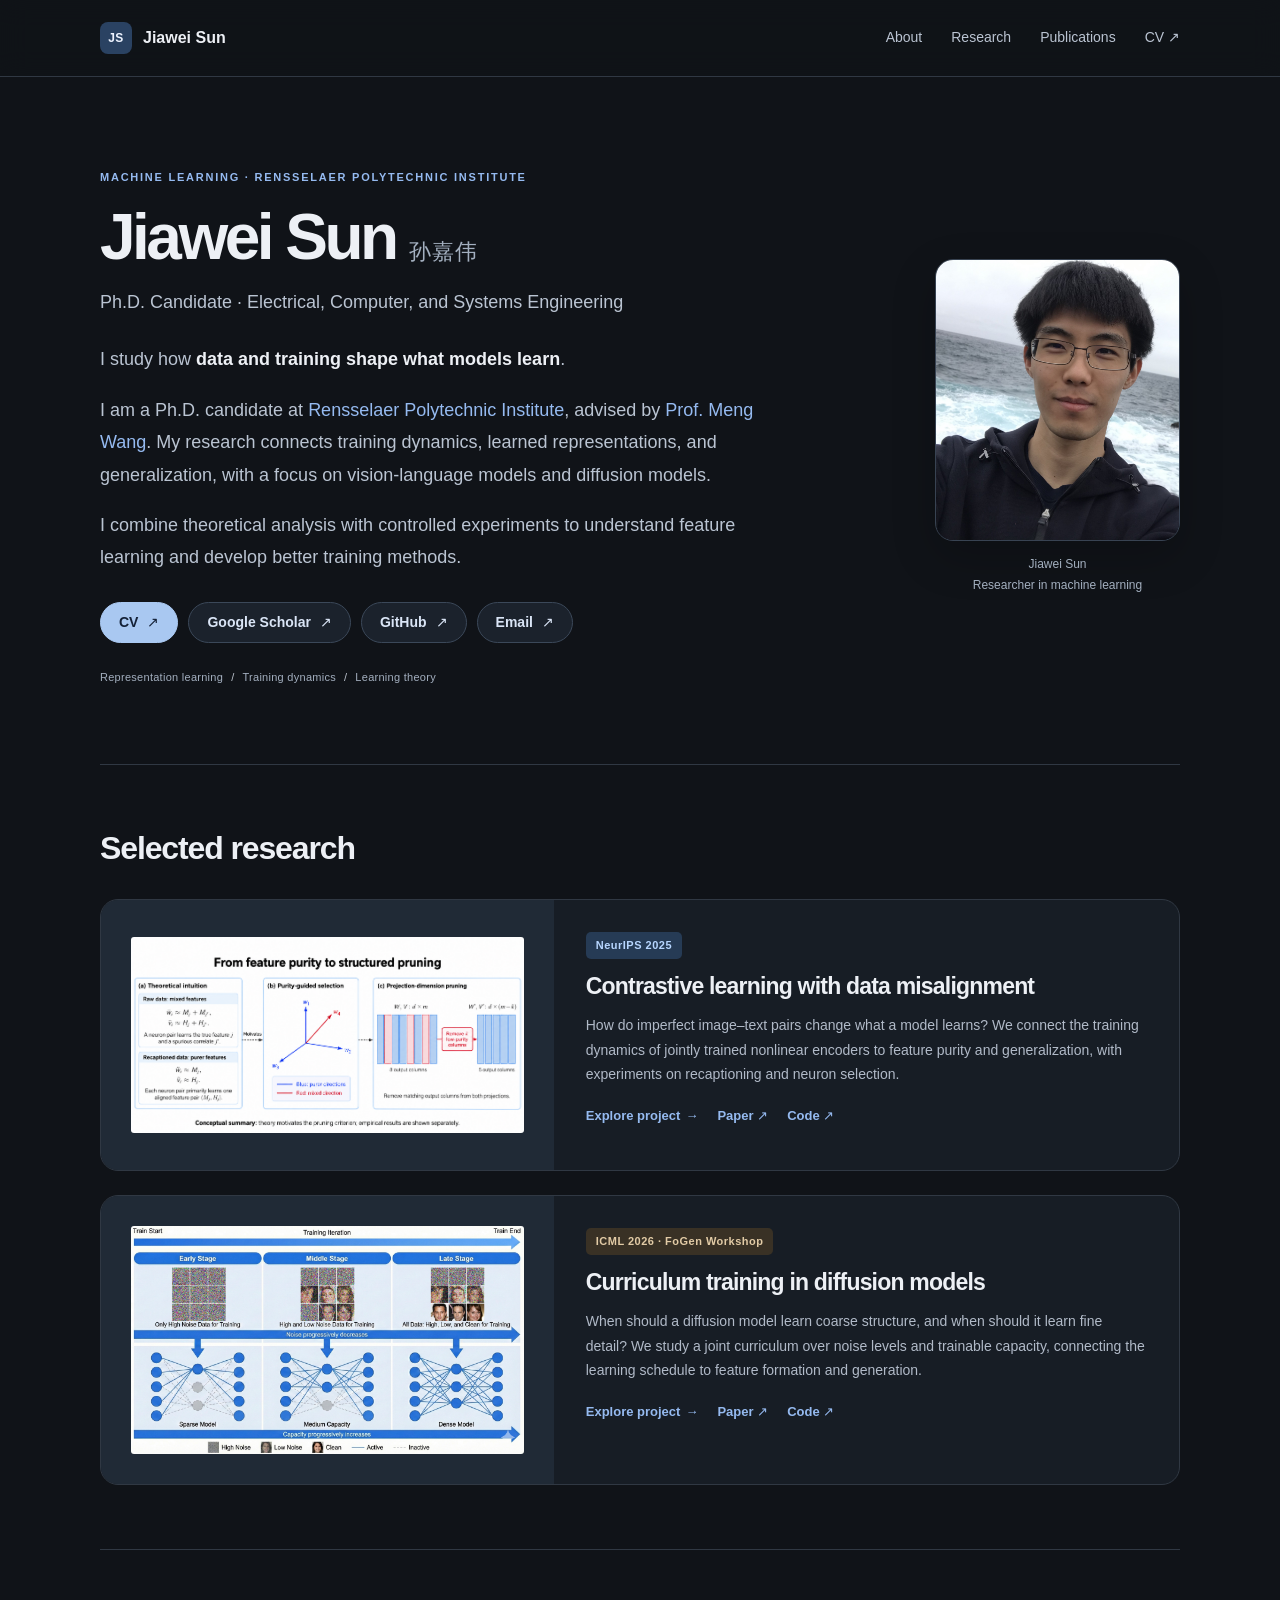
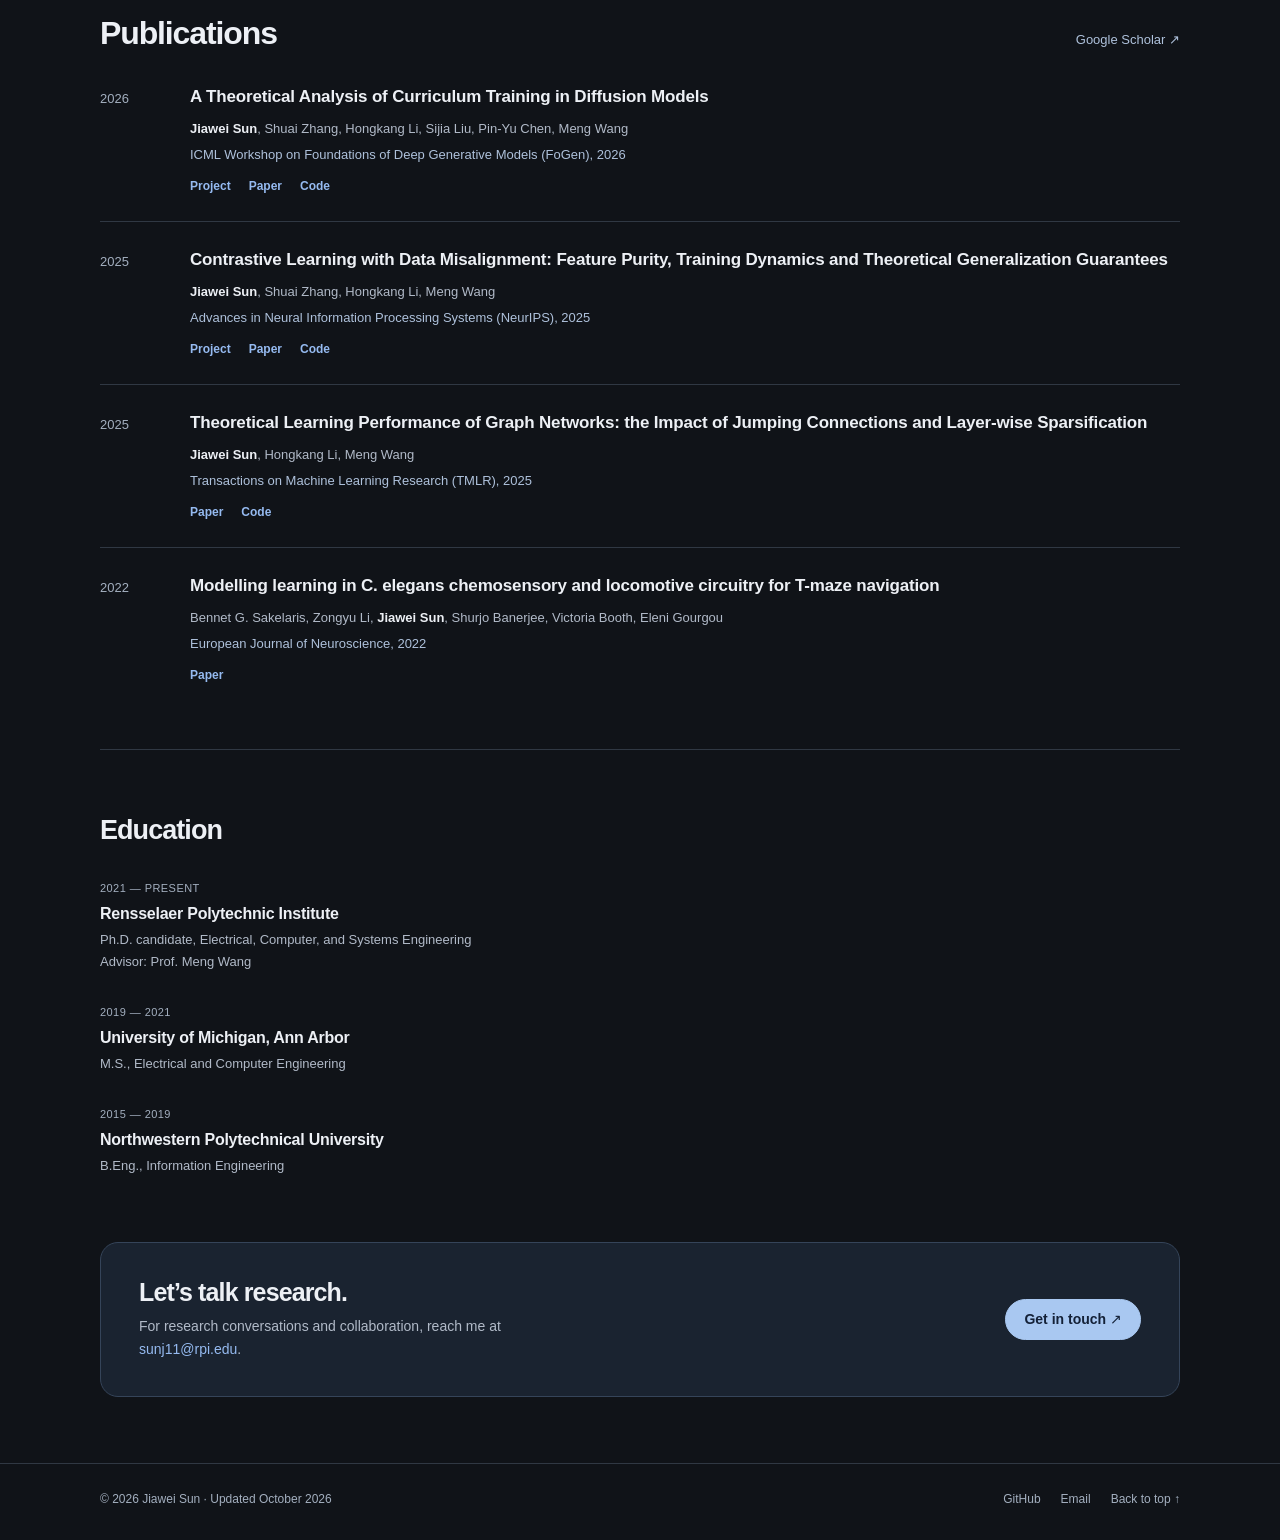
<file: index.html>
<!doctype html>
<html lang="en">
<head>
  <meta charset="utf-8"><meta name="viewport" content="width=device-width,initial-scale=1">
  <title>Jiawei Sun | Machine Learning Research</title>
  <meta name="description" content="Jiawei Sun is a Ph.D. candidate at RPI studying representation learning, training dynamics, vision-language models, and diffusion models.">
  <meta property="og:title" content="Jiawei Sun | Machine Learning Research"><meta property="og:description" content="Understanding how data and training shape what models learn."><meta property="og:type" content="website">
  <meta name="theme-color" content="#101318"><meta name="color-scheme" content="dark"><link rel="icon" href="assets/favicon.svg" type="image/svg+xml">
  <link rel="stylesheet" href="assets/css/site.css"><script defer src="assets/js/site.js"></script>
  <link rel="stylesheet" href="assets/css/home-dark.css">
</head>
<body>
<a class="skip-link" href="#main">Skip to content</a>
<header class="site-header"><div class="container header-inner">
  <a class="brand" href="./"><span class="monogram" aria-hidden="true">JS</span>Jiawei Sun</a>
  <button class="menu-toggle" aria-expanded="false" aria-controls="navigation">Menu</button>
  <nav class="nav" id="navigation" aria-label="Main navigation"><a href="#about">About</a><a href="#research">Research</a><a href="#publications">Publications</a><a href="files/Jiawei_Sun_CV_17439ce46e48.pdf" target="_blank" rel="noopener">CV ↗</a></nav>
</div></header>
<main id="main">
<div class="container">
  <section class="hero" id="about" aria-labelledby="name">
    <div class="hero-text">
      <p class="eyebrow">Machine learning · Rensselaer Polytechnic Institute</p>
      <h1 id="name">Jiawei Sun<span class="chinese-name" lang="zh">孙嘉伟</span></h1>
      <p class="position">Ph.D. Candidate · Electrical, Computer, and Systems Engineering</p>
      <div class="hero-copy">
        <p>I study how <strong>data and training shape what models learn</strong>.</p>
        <p>I am a Ph.D. candidate at <a href="https://www.ecse.rpi.edu/">Rensselaer Polytechnic Institute</a>, advised by <a href="https://sites.ecse.rpi.edu/~wang/">Prof. Meng Wang</a>. My research connects training dynamics, learned representations, and generalization, with a focus on vision-language models and diffusion models.</p>
        <p>I combine theoretical analysis with controlled experiments to understand feature learning and develop better training methods.</p>
      </div>
      <div class="button-row"><a class="button primary" href="files/Jiawei_Sun_CV_17439ce46e48.pdf" target="_blank" rel="noopener">CV <span aria-hidden="true">↗</span></a><a class="button" href="https://scholar.google.com/citations?user=ghvxyC0AAAAJ&amp;hl=en">Google Scholar <span aria-hidden="true">↗</span></a><a class="button" href="https://github.com/sun-messi/">GitHub <span aria-hidden="true">↗</span></a><a class="button" href="mailto:sunj11@rpi.edu">Email <span aria-hidden="true">↗</span></a></div>
      <div class="interests" aria-label="Research interests"><span>Representation learning</span><span>Training dynamics</span><span>Learning theory</span></div>
    </div>
    <div class="hero-photo"><img class="portrait" src="assets/images/jiawei-sun.jpeg" alt="Jiawei Sun by the ocean" width="2227" height="2231" fetchpriority="high"><p class="portrait-caption">Jiawei Sun<br>Researcher in machine learning</p></div>
  </section>

  <section class="section" id="research" aria-labelledby="research-title">
    <div class="section-heading"><h2 id="research-title">Selected research</h2></div>
    <div class="research-list">
      <article class="research-card">
        <a class="research-image" href="projects/data-misalignment/" aria-label="Explore the contrastive learning project"><img src="assets/images/vlm-purity-pruning-overview.png" alt="Conceptual overview connecting feature purity, selection of purer directions, and structured projection-column pruning" loading="lazy"></a>
        <div class="research-body"><span class="venue">NeurIPS 2025</span><h3><a href="projects/data-misalignment/">Contrastive learning with data misalignment</a></h3><p>How do imperfect image–text pairs change what a model learns? We connect the training dynamics of jointly trained nonlinear encoders to feature purity and generalization, with experiments on recaptioning and neuron selection.</p><div class="text-links"><a href="projects/data-misalignment/">Explore project <span aria-hidden="true">→</span></a><a href="files/contrastive-learning-data-misalignment.pdf">Paper ↗</a><a href="https://github.com/sun-messi/Contrastive-Learning-with-Data-Misalignment-in-VLMs">Code ↗</a></div></div>
      </article>
      <article class="research-card">
        <a class="research-image diffusion" href="projects/diffusion-curriculum/" aria-label="Explore the diffusion curriculum project"><img src="assets/images/paper-diffusion-curriculum.png" width="2644" height="1536" alt="A joint curriculum introduces lower-noise examples while activating more model capacity" loading="lazy"></a>
        <div class="research-body"><span class="venue warm">ICML 2026 · FoGen Workshop</span><h3><a href="projects/diffusion-curriculum/">Curriculum training in diffusion models</a></h3><p>When should a diffusion model learn coarse structure, and when should it learn fine detail? We study a joint curriculum over noise levels and trainable capacity, connecting the learning schedule to feature formation and generation.</p><div class="text-links"><a href="projects/diffusion-curriculum/">Explore project <span aria-hidden="true">→</span></a><a href="https://openreview.net/pdf?id=AxbjagGhku">Paper ↗</a><a href="https://github.com/sun-messi/Diffusion-curriculum-sparse">Code ↗</a></div></div>
      </article>
    </div>
  </section>

  <section class="section" id="publications" aria-labelledby="publications-title">
    <div class="section-heading"><h2 id="publications-title">Publications</h2><a href="https://scholar.google.com/citations?user=ghvxyC0AAAAJ&amp;hl=en" class="pub-venue">Google Scholar ↗</a></div>
    <div class="pub-list">
      <article class="publication"><div class="pub-year">2026</div><div><h3 class="pub-title"><a href="projects/diffusion-curriculum/" class="pub-title">A Theoretical Analysis of Curriculum Training in Diffusion Models</a></h3><p class="pub-authors"><strong>Jiawei Sun</strong>, Shuai Zhang, Hongkang Li, Sijia Liu, Pin-Yu Chen, Meng Wang</p><p class="pub-venue">ICML Workshop on Foundations of Deep Generative Models (FoGen), 2026</p><div class="text-links"><a href="projects/diffusion-curriculum/">Project</a><a href="https://openreview.net/pdf?id=AxbjagGhku">Paper</a><a href="https://github.com/sun-messi/Diffusion-curriculum-sparse">Code</a></div></div></article>
      <article class="publication"><div class="pub-year">2025</div><div><h3 class="pub-title"><a href="projects/data-misalignment/" class="pub-title">Contrastive Learning with Data Misalignment: Feature Purity, Training Dynamics and Theoretical Generalization Guarantees</a></h3><p class="pub-authors"><strong>Jiawei Sun</strong>, Shuai Zhang, Hongkang Li, Meng Wang</p><p class="pub-venue">Advances in Neural Information Processing Systems (NeurIPS), 2025</p><div class="text-links"><a href="projects/data-misalignment/">Project</a><a href="files/contrastive-learning-data-misalignment.pdf">Paper</a><a href="https://github.com/sun-messi/Contrastive-Learning-with-Data-Misalignment-in-VLMs">Code</a></div></div></article>
      <article class="publication"><div class="pub-year">2025</div><div><h3 class="pub-title"><a class="pub-title" href="https://openreview.net/forum?id=Q9AkJpfJks">Theoretical Learning Performance of Graph Networks: the Impact of Jumping Connections and Layer-wise Sparsification</a></h3><p class="pub-authors"><strong>Jiawei Sun</strong>, Hongkang Li, Meng Wang</p><p class="pub-venue">Transactions on Machine Learning Research (TMLR), 2025</p><div class="text-links"><a href="https://openreview.net/pdf?id=Q9AkJpfJks">Paper</a><a href="https://github.com/sun-messi/GCN-Jumping-Sparsification">Code</a></div></div></article>
      <article class="publication"><div class="pub-year">2022</div><div><h3 class="pub-title"><a class="pub-title" href="https://doi.org/10.1111/ejn.15560">Modelling learning in C. elegans chemosensory and locomotive circuitry for T-maze navigation</a></h3><p class="pub-authors">Bennet G. Sakelaris, Zongyu Li, <strong>Jiawei Sun</strong>, Shurjo Banerjee, Victoria Booth, Eleni Gourgou</p><p class="pub-venue">European Journal of Neuroscience, 2022</p><div class="text-links"><a href="https://doi.org/10.1111/ejn.15560">Paper</a></div></div></article>
    </div>
  </section>

  <section class="section background-grid" aria-label="Academic background">
    <div><h2>Education</h2><div class="timeline">
      <article><p class="date">2021 — PRESENT</p><h3>Rensselaer Polytechnic Institute</h3><p>Ph.D. candidate, Electrical, Computer, and Systems Engineering<br>Advisor: Prof. Meng Wang</p></article>
      <article><p class="date">2019 — 2021</p><h3>University of Michigan, Ann Arbor</h3><p>M.S., Electrical and Computer Engineering</p></article>
      <article><p class="date">2015 — 2019</p><h3>Northwestern Polytechnical University</h3><p>B.Eng., Information Engineering</p></article>
    </div></div>
  </section>
  <section class="contact" id="contact" aria-labelledby="contact-title"><div><h2 id="contact-title">Let’s talk research.</h2><p>For research conversations and collaboration, reach me at<br><a href="mailto:sunj11@rpi.edu">sunj11@rpi.edu</a>.</p></div><div class="button-row"><a class="button primary" href="mailto:sunj11@rpi.edu">Get in touch ↗</a></div></section>
</div>
</main>
<footer class="site-footer"><div class="container footer-inner"><p>© 2026 Jiawei Sun · Updated October 2026</p><div class="footer-links"><a href="https://github.com/sun-messi/">GitHub</a><a href="mailto:sunj11@rpi.edu">Email</a><a href="#about">Back to top ↑</a></div></div></footer>
</body></html>
</file>
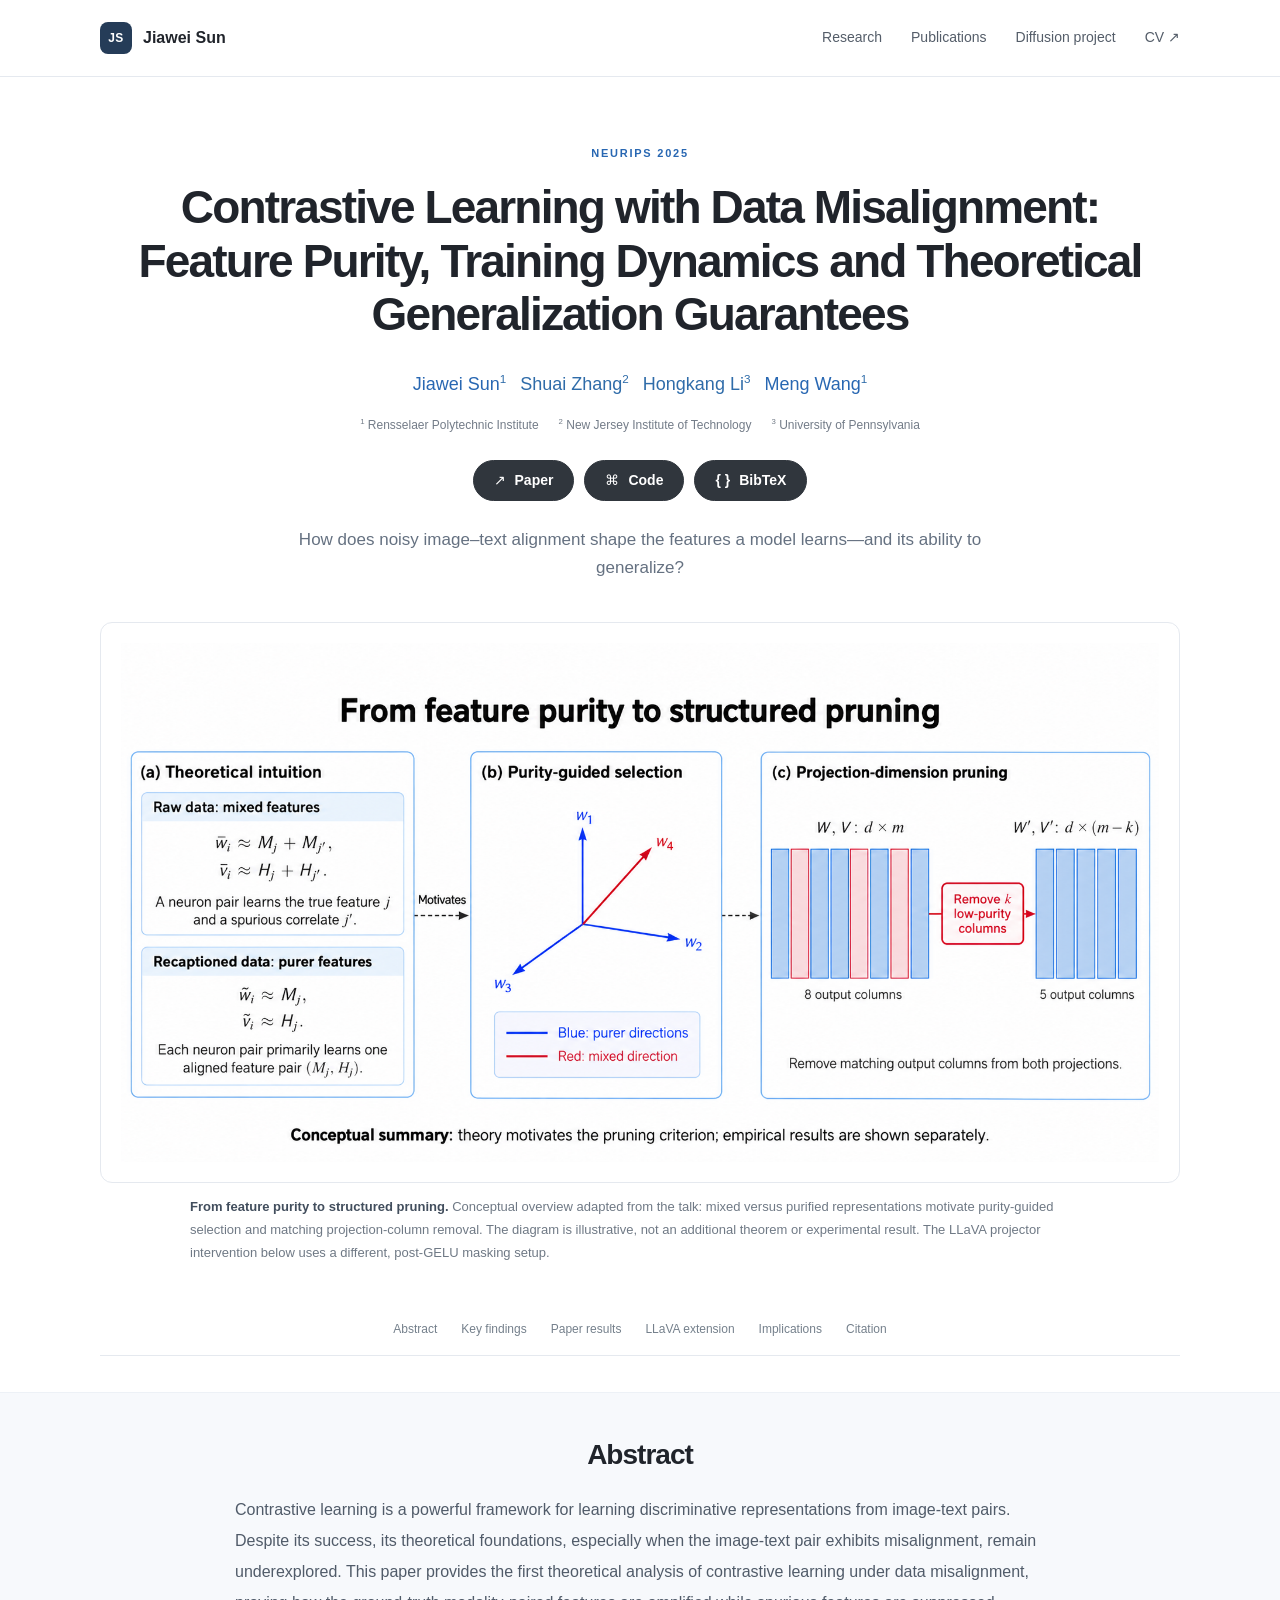
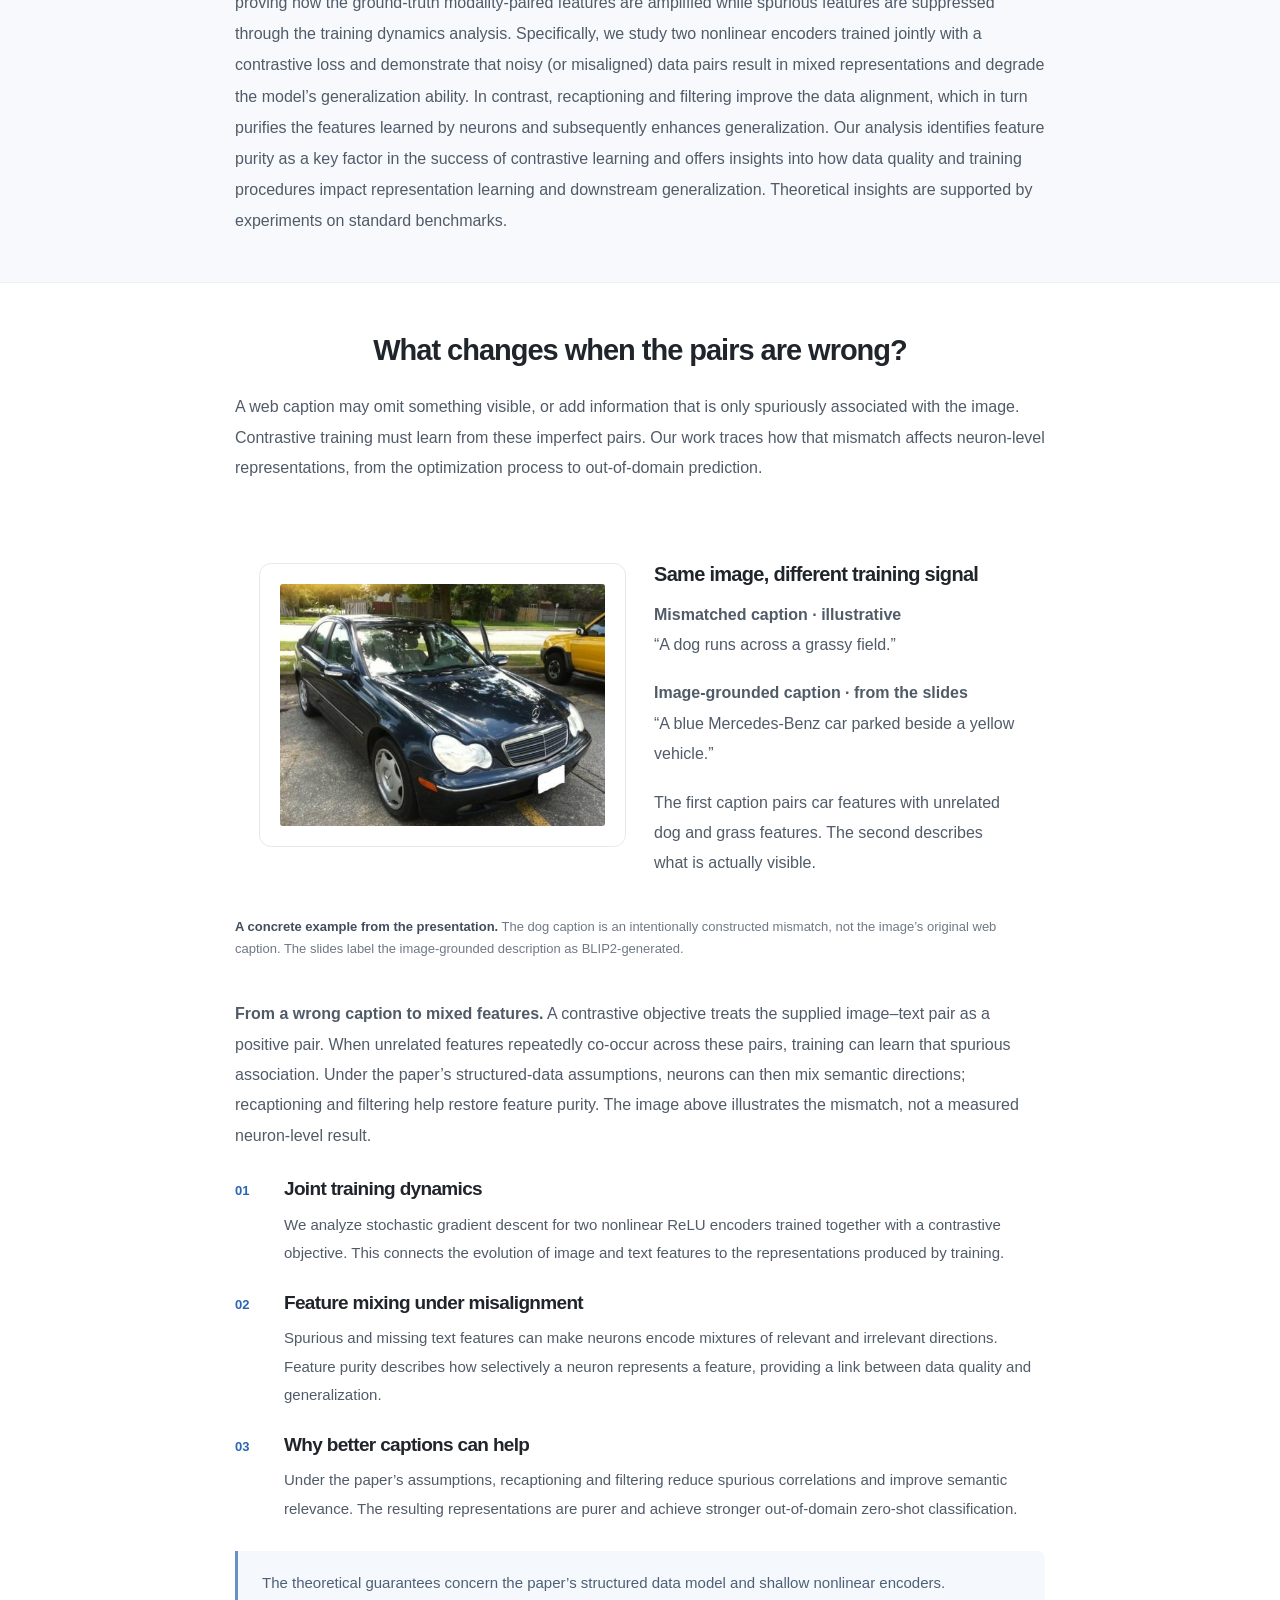
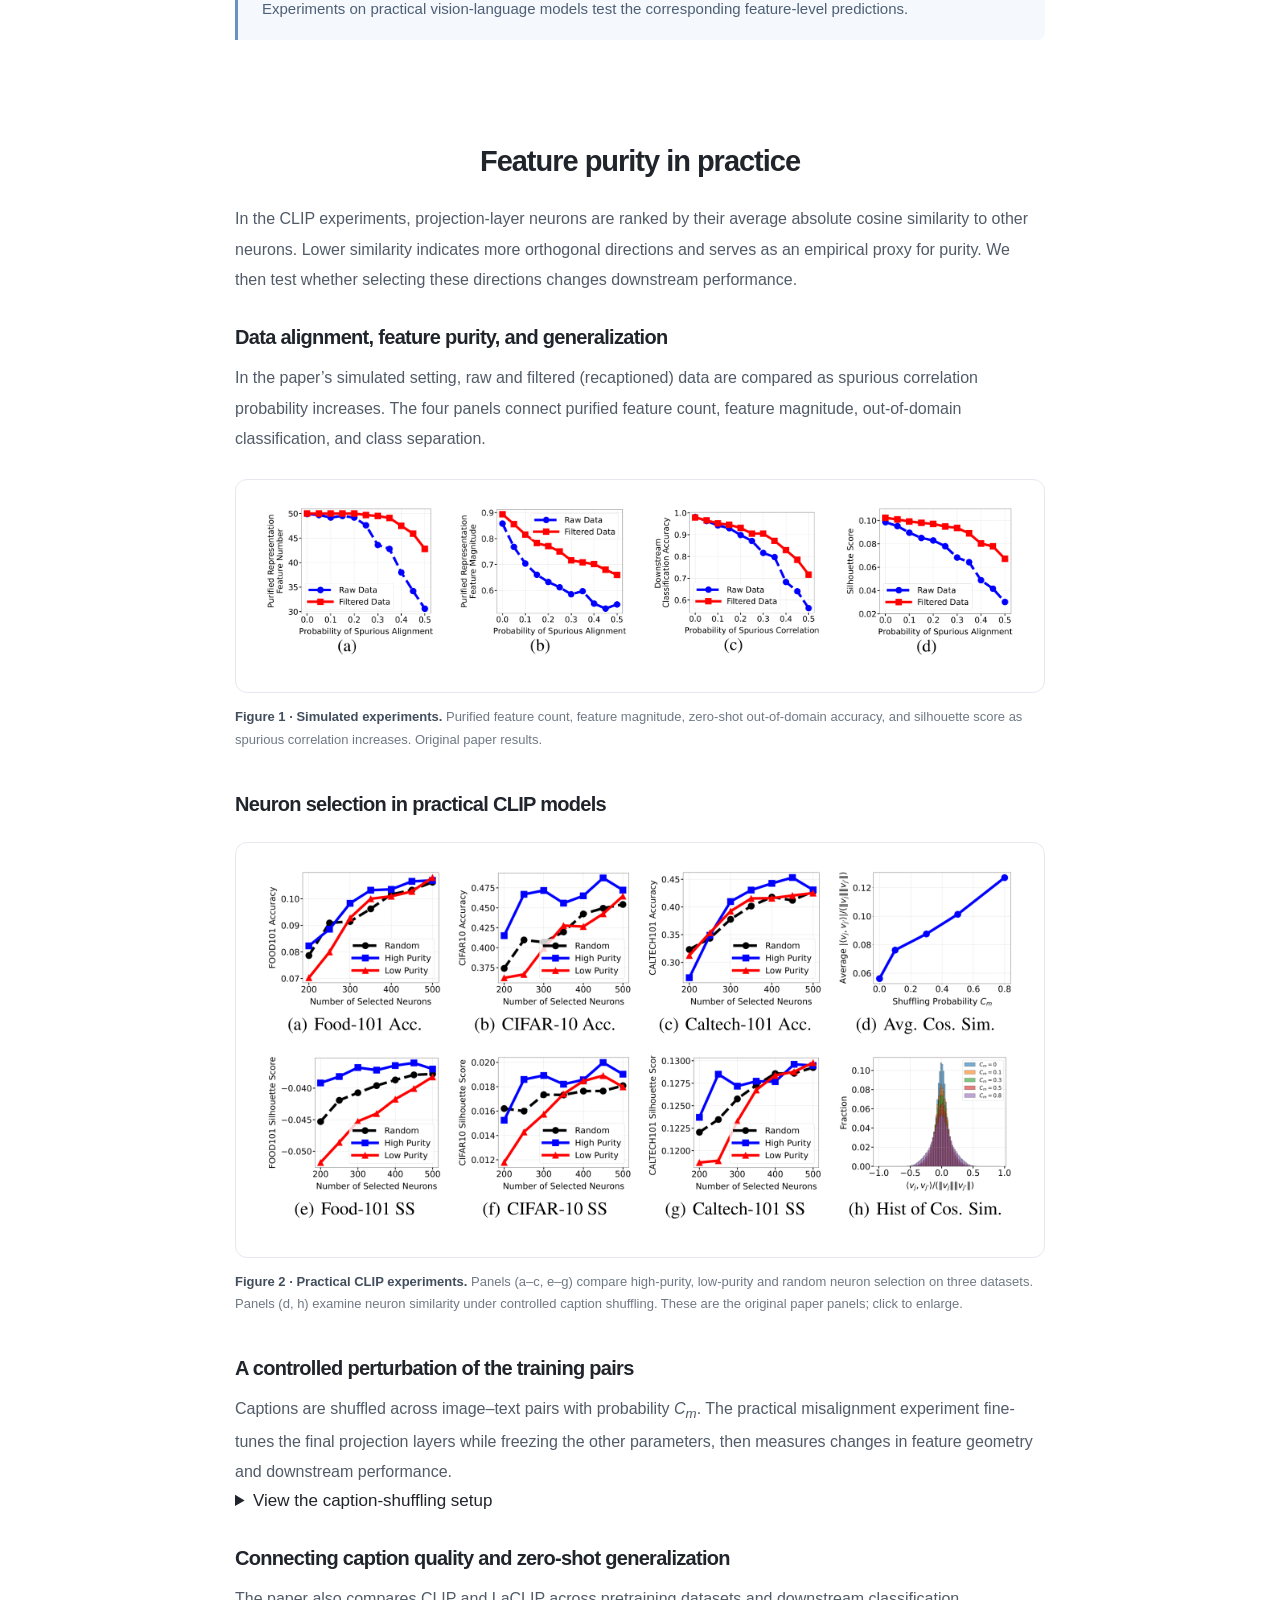
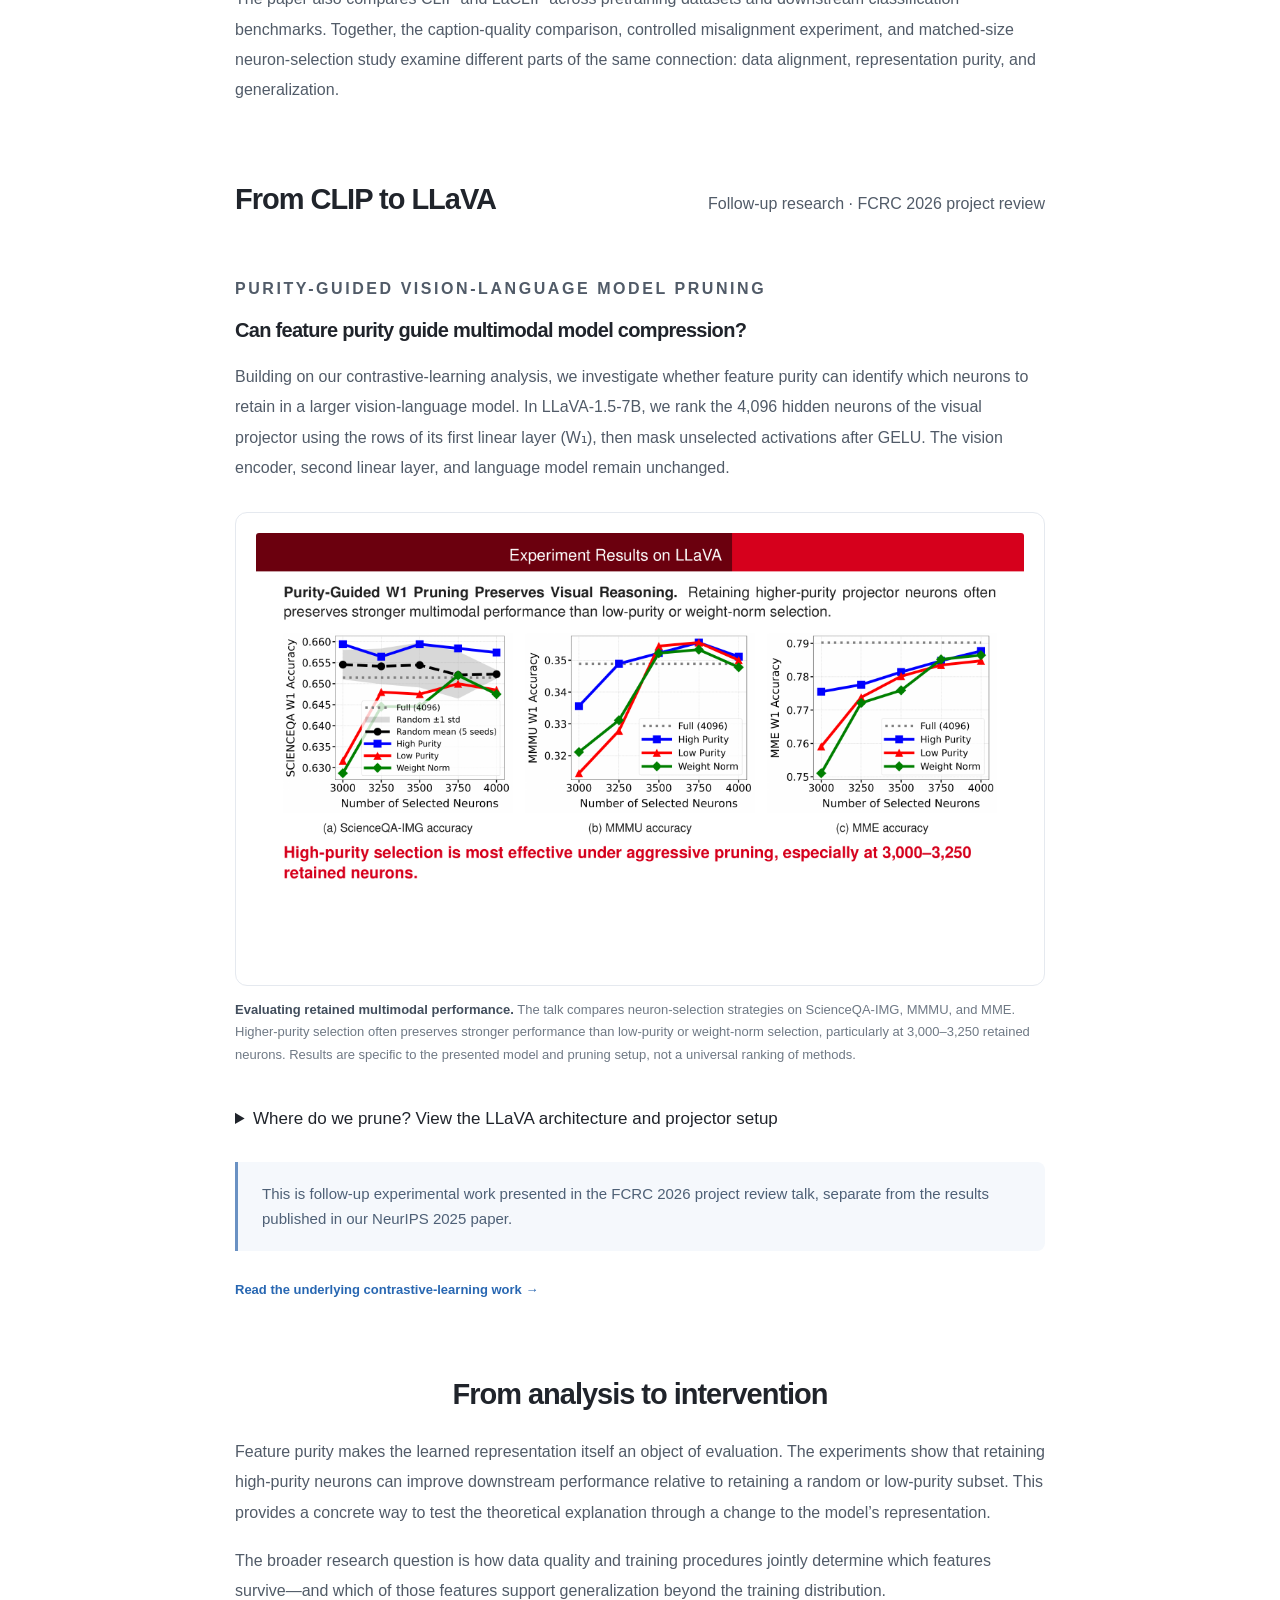
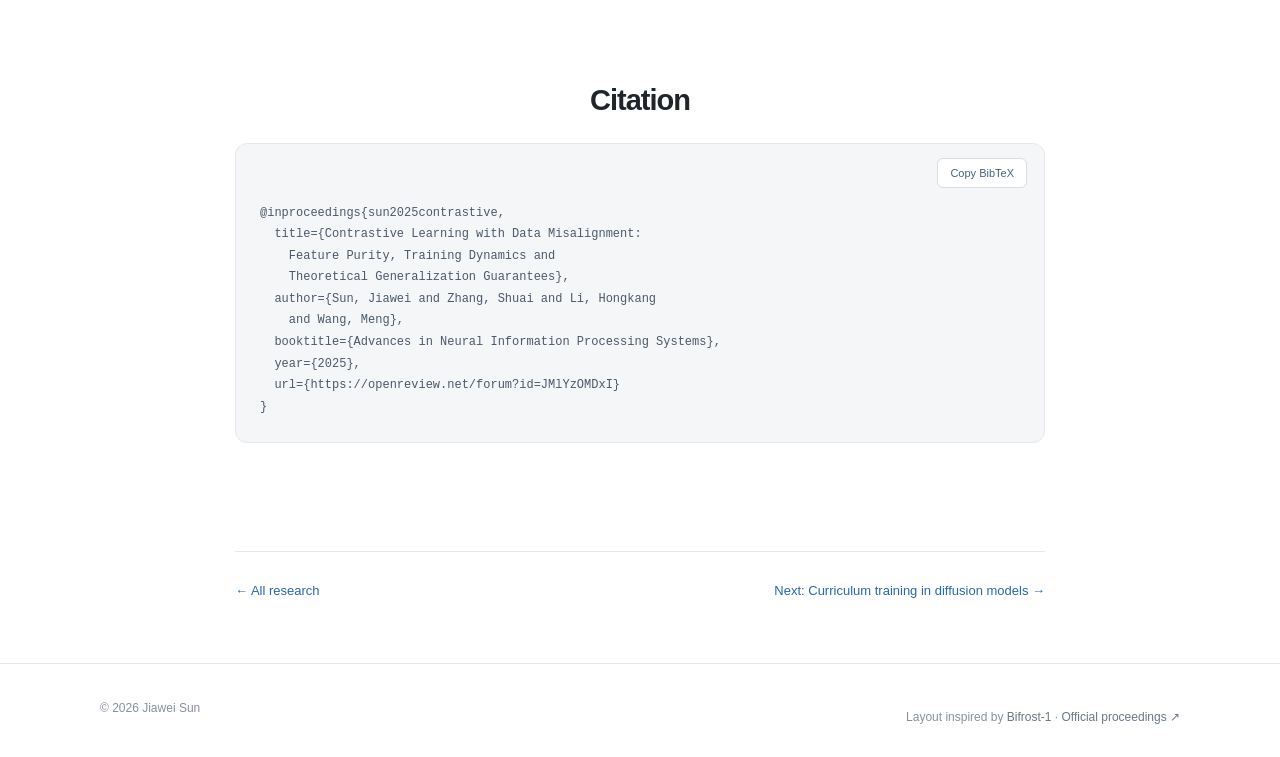
<file: projects/data-misalignment/index.html>
<!doctype html>
<html lang="en"><head>
<meta charset="utf-8"><meta name="viewport" content="width=device-width,initial-scale=1"><title>Contrastive Learning with Data Misalignment | Jiawei Sun</title>
<meta name="description" content="NeurIPS 2025: Feature purity, training dynamics, and theoretical generalization guarantees for contrastive learning with misaligned image-text pairs."><meta property="og:title" content="Contrastive Learning with Data Misalignment"><meta property="og:description" content="Feature purity connects image-text data quality to learned representations and generalization. NeurIPS 2025."><meta property="og:type" content="article">
<meta name="theme-color" content="#ffffff"><link rel="icon" href="../../assets/favicon.svg" type="image/svg+xml"><link rel="stylesheet" href="../../assets/css/site.css"><script defer src="../../assets/js/site.js"></script>
</head><body>
<a class="skip-link" href="#main">Skip to content</a>
<header class="site-header"><div class="container header-inner"><a class="brand" href="../../"><span class="monogram" aria-hidden="true">JS</span>Jiawei Sun</a><button class="menu-toggle" aria-expanded="false" aria-controls="navigation">Menu</button><nav class="nav" id="navigation" aria-label="Main navigation"><a href="../../#research">Research</a><a href="../../#publications">Publications</a><a href="../diffusion-curriculum/">Diffusion project</a><a href="../../files/Jiawei_Sun_CV_17439ce46e48.pdf">CV ↗</a></nav></div></header>
<main id="main">
<div class="container">
  <section class="paper-hero" aria-labelledby="paper-title">
    <p class="eyebrow">NeurIPS 2025</p>
    <h1 id="paper-title">Contrastive Learning with Data Misalignment:<br>Feature Purity, Training Dynamics and Theoretical Generalization Guarantees</h1>
    <p class="authors"><span><a href="../../">Jiawei Sun</a><sup>1</sup></span><span>Shuai Zhang<sup>2</sup></span><span>Hongkang Li<sup>3</sup></span><span><a href="https://sites.ecse.rpi.edu/~wang/">Meng Wang</a><sup>1</sup></span></p>
    <p class="affiliations"><span><sup>1</sup> Rensselaer Polytechnic Institute</span><span><sup>2</sup> New Jersey Institute of Technology</span><span><sup>3</sup> University of Pennsylvania</span></p>
    <div class="button-row"><a class="button" href="../../files/contrastive-learning-data-misalignment.pdf" target="_blank" rel="noopener"><span aria-hidden="true">↗</span> Paper</a><a class="button" href="https://github.com/sun-messi/Contrastive-Learning-with-Data-Misalignment-in-VLMs"><span aria-hidden="true">⌘</span> Code</a><a class="button" href="#citation"><span aria-hidden="true">{ }</span> BibTeX</a></div>
    <p class="paper-deck">How does noisy image–text alignment shape the features a model learns—and its ability to generalize?</p>
  </section>
  <figure class="paper-figure"><a class="figure-link" data-lightbox href="../../assets/images/vlm-purity-pruning-overview.png"><img src="../../assets/images/vlm-purity-pruning-overview.png" alt="Theoretical intuition about mixed versus purified features motivates selecting purer directions and removing matched low-purity columns from image and text projections" fetchpriority="high"></a><figcaption><strong>From feature purity to structured pruning.</strong> Conceptual overview adapted from the talk: mixed versus purified representations motivate purity-guided selection and matching projection-column removal. The diagram is illustrative, not an additional theorem or experimental result. The LLaVA projector intervention below uses a different, post-GELU masking setup.</figcaption></figure>
  <nav class="paper-nav" aria-label="On this page"><a href="#abstract">Abstract</a><a href="#findings">Key findings</a><a href="#experiments">Paper results</a><a href="#llava">LLaVA extension</a><a href="#implications">Implications</a><a href="#citation">Citation</a></nav>
</div>

<section class="abstract" id="abstract" aria-labelledby="abstract-title"><div class="paper-content"><h2 id="abstract-title">Abstract</h2><p>Contrastive learning is a powerful framework for learning discriminative representations from image-text pairs. Despite its success, its theoretical foundations, especially when the image-text pair exhibits misalignment, remain underexplored. This paper provides the first theoretical analysis of contrastive learning under data misalignment, proving how the ground-truth modality-paired features are amplified while spurious features are suppressed through the training dynamics analysis. Specifically, we study two nonlinear encoders trained jointly with a contrastive loss and demonstrate that noisy (or misaligned) data pairs result in mixed representations and degrade the model’s generalization ability. In contrast, recaptioning and filtering improve the data alignment, which in turn purifies the features learned by neurons and subsequently enhances generalization. Our analysis identifies feature purity as a key factor in the success of contrastive learning and offers insights into how data quality and training procedures impact representation learning and downstream generalization. Theoretical insights are supported by experiments on standard benchmarks.</p></div></section>

<div class="paper-content">
  <section class="paper-section" id="findings" aria-labelledby="findings-title"><h2 id="findings-title">What changes when the pairs are wrong?</h2><p>A web caption may omit something visible, or add information that is only spuriously associated with the image. Contrastive training must learn from these imperfect pairs. Our work traces how that mismatch affects neuron-level representations, from the optimization process to out-of-domain prediction.</p>
    <figure class="paper-figure caption-example" style="margin-top:24px">
      <div style="display:grid;grid-template-columns:repeat(auto-fit,minmax(250px,1fr));gap:28px;align-items:center;padding:24px">
        <a class="figure-link" data-lightbox href="../../assets/images/slides-caption-example.jpg"><img src="../../assets/images/slides-caption-example.jpg" alt="Blue Mercedes-Benz parked beside a yellow vehicle, the original example image from the presentation" loading="lazy"></a>
        <div>
          <h3>Same image, different training signal</h3>
          <p><strong>Mismatched caption · illustrative</strong><br>“A dog runs across a grassy field.”</p>
          <p><strong>Image-grounded caption · from the slides</strong><br>“A blue Mercedes-Benz car parked beside a yellow vehicle.”</p>
          <p>The first caption pairs car features with unrelated dog and grass features. The second describes what is actually visible.</p>
        </div>
      </div>
      <figcaption><strong>A concrete example from the presentation.</strong> The dog caption is an intentionally constructed mismatch, not the image’s original web caption. The slides label the image-grounded description as BLIP2-generated.</figcaption>
    </figure>
    <p><strong>From a wrong caption to mixed features.</strong> A contrastive objective treats the supplied image–text pair as a positive pair. When unrelated features repeatedly co-occur across these pairs, training can learn that spurious association. Under the paper’s structured-data assumptions, neurons can then mix semantic directions; recaptioning and filtering help restore feature purity. The image above illustrates the mismatch, not a measured neuron-level result.</p>
    <div class="finding-list">
      <article class="finding"><span class="finding-number">01</span><div><h3>Joint training dynamics</h3><p>We analyze stochastic gradient descent for two nonlinear ReLU encoders trained together with a contrastive objective. This connects the evolution of image and text features to the representations produced by training.</p></div></article>
      <article class="finding"><span class="finding-number">02</span><div><h3>Feature mixing under misalignment</h3><p>Spurious and missing text features can make neurons encode mixtures of relevant and irrelevant directions. Feature purity describes how selectively a neuron represents a feature, providing a link between data quality and generalization.</p></div></article>
      <article class="finding"><span class="finding-number">03</span><div><h3>Why better captions can help</h3><p>Under the paper’s assumptions, recaptioning and filtering reduce spurious correlations and improve semantic relevance. The resulting representations are purer and achieve stronger out-of-domain zero-shot classification.</p></div></article>
    </div>
    <aside class="callout">The theoretical guarantees concern the paper’s structured data model and shallow nonlinear encoders. Experiments on practical vision-language models test the corresponding feature-level predictions.</aside>
  </section>

  <section class="paper-section" id="experiments" aria-labelledby="experiments-title"><h2 id="experiments-title">Feature purity in practice</h2><p>In the CLIP experiments, projection-layer neurons are ranked by their average absolute cosine similarity to other neurons. Lower similarity indicates more orthogonal directions and serves as an empirical proxy for purity. We then test whether selecting these directions changes downstream performance.</p>
    <h3>Data alignment, feature purity, and generalization</h3><p>In the paper’s simulated setting, raw and filtered (recaptioned) data are compared as spurious correlation probability increases. The four panels connect purified feature count, feature magnitude, out-of-domain classification, and class separation.</p>
    <figure class="paper-figure" style="margin-top:24px"><a class="figure-link" data-lightbox href="../../assets/images/paper-vlm-figure1.png"><img src="../../assets/images/paper-vlm-figure1.png" alt="Figure 1: raw versus filtered data across feature purity and downstream generalization metrics" loading="lazy"></a><figcaption><strong>Figure 1 · Simulated experiments.</strong> Purified feature count, feature magnitude, zero-shot out-of-domain accuracy, and silhouette score as spurious correlation increases. Original paper results.</figcaption></figure>
    <h3>Neuron selection in practical CLIP models</h3>
    <figure class="paper-figure" style="margin-top:24px"><a class="figure-link" data-lightbox href="../../assets/images/paper-vlm-figure2.png"><img src="../../assets/images/paper-vlm-figure2.png" alt="Paper Figure 2: accuracy and silhouette score for Food-101, CIFAR-10 and Caltech-101, plus representation changes under caption shuffling" loading="lazy"></a><figcaption><strong>Figure 2 · Practical CLIP experiments.</strong> Panels (a–c, e–g) compare high-purity, low-purity and random neuron selection on three datasets. Panels (d, h) examine neuron similarity under controlled caption shuffling. These are the original paper panels; click to enlarge.</figcaption></figure>
    <h3>A controlled perturbation of the training pairs</h3><p>Captions are shuffled across image–text pairs with probability <em>C<sub>m</sub></em>. The practical misalignment experiment fine-tunes the final projection layers while freezing the other parameters, then measures changes in feature geometry and downstream performance.</p>
    <details><summary>View the caption-shuffling setup</summary><figure class="paper-figure compact" style="margin-top:20px"><a class="figure-link" data-lightbox href="../../assets/images/paper-vlm-misalignment.png"><img src="../../assets/images/paper-vlm-misalignment.png" width="3840" height="3650" alt="Aligned image-text pairs become mismatched when captions are shuffled with probability C m" loading="lazy"></a><figcaption>Controlled image–text misalignment. Reproduced directly from Figure 7 of the paper; the experimental setup is described in Section 5.2.</figcaption></figure></details>
    <h3>Connecting caption quality and zero-shot generalization</h3><p>The paper also compares CLIP and LaCLIP across pretraining datasets and downstream classification benchmarks. Together, the caption-quality comparison, controlled misalignment experiment, and matched-size neuron-selection study examine different parts of the same connection: data alignment, representation purity, and generalization.</p>
  </section>

  <section class="paper-section" id="llava" aria-labelledby="llava-title">
    <div class="section-heading"><h2 id="llava-title">From CLIP to LLaVA</h2><p>Follow-up research · FCRC 2026 project review</p></div>
    <p class="eyebrow">Purity-guided vision-language model pruning</p>
    <h3 style="margin:12px 0 18px">Can feature purity guide multimodal model compression?</h3>
    <p>Building on our contrastive-learning analysis, we investigate whether feature purity can identify which neurons to retain in a larger vision-language model. In LLaVA-1.5-7B, we rank the 4,096 hidden neurons of the visual projector using the rows of its first linear layer (W₁), then mask unselected activations after GELU. The vision encoder, second linear layer, and language model remain unchanged.</p>
    <figure class="paper-figure" style="margin-top:28px"><a class="figure-link" data-lightbox href="../../assets/images/llava-pruning-results.png"><img src="../../assets/images/llava-pruning-results.png" alt="LLaVA projector pruning results on ScienceQA-IMG, MMMU, and MME, reproduced from slide 14 of the FCRC 2026 talk" loading="lazy"></a><figcaption><strong>Evaluating retained multimodal performance.</strong> The talk compares neuron-selection strategies on ScienceQA-IMG, MMMU, and MME. Higher-purity selection often preserves stronger performance than low-purity or weight-norm selection, particularly at 3,000–3,250 retained neurons. Results are specific to the presented model and pruning setup, not a universal ranking of methods.</figcaption></figure>
    <details><summary>Where do we prune? View the LLaVA architecture and projector setup</summary><figure class="paper-figure" style="margin-top:20px"><a class="figure-link" data-lightbox href="../../assets/images/llava-pruning-setup.png"><img src="../../assets/images/llava-pruning-setup.png" alt="LLaVA architecture and the post-GELU pruning location between W1 and W2 in the visual projector" loading="lazy"></a><figcaption>Slide 13 of the local FCRC 2026 talk. The slide credits the overall LLaVA architecture to Liu et al., Visual Instruction Tuning (NeurIPS 2023); the projector zoom describes our experimental setup.</figcaption></figure></details>
    <aside class="callout">This is follow-up experimental work presented in the FCRC 2026 project review talk, separate from the results published in our NeurIPS 2025 paper.</aside>
    <div class="text-links"><a href="#experiments">Read the underlying contrastive-learning work →</a></div>
  </section>

  <section class="paper-section" id="implications" aria-labelledby="implications-title"><h2 id="implications-title">From analysis to intervention</h2><p>Feature purity makes the learned representation itself an object of evaluation. The experiments show that retaining high-purity neurons can improve downstream performance relative to retaining a random or low-purity subset. This provides a concrete way to test the theoretical explanation through a change to the model’s representation.</p><p>The broader research question is how data quality and training procedures jointly determine which features survive—and which of those features support generalization beyond the training distribution.</p></section>

  <section class="paper-section citation-block" id="citation" aria-labelledby="citation-title"><h2 id="citation-title">Citation</h2><div class="citation-wrap"><button class="copy-button" data-copy="bibtex">Copy BibTeX</button><pre id="bibtex">@inproceedings{sun2025contrastive,
  title={Contrastive Learning with Data Misalignment:
    Feature Purity, Training Dynamics and
    Theoretical Generalization Guarantees},
  author={Sun, Jiawei and Zhang, Shuai and Li, Hongkang
    and Wang, Meng},
  booktitle={Advances in Neural Information Processing Systems},
  year={2025},
  url={https://openreview.net/forum?id=JMlYzOMDxI}
}</pre></div><p class="copy-status" role="status" aria-live="polite"></p></section>
  <div class="related"><a href="../../#research">← All research</a><a href="../diffusion-curriculum/">Next: Curriculum training in diffusion models →</a></div>
</div>
</main>
<footer class="site-footer"><div class="container footer-inner"><p>© 2026 Jiawei Sun</p><p>Layout inspired by <a href="https://bifrost-1.github.io/">Bifrost-1</a> · <a href="https://proceedings.neurips.cc/paper_files/paper/2025/hash/6c312b18a9ced18ca46d13c69b45d514-Abstract-Conference.html">Official proceedings ↗</a></p></div></footer>
</body></html>
</file>
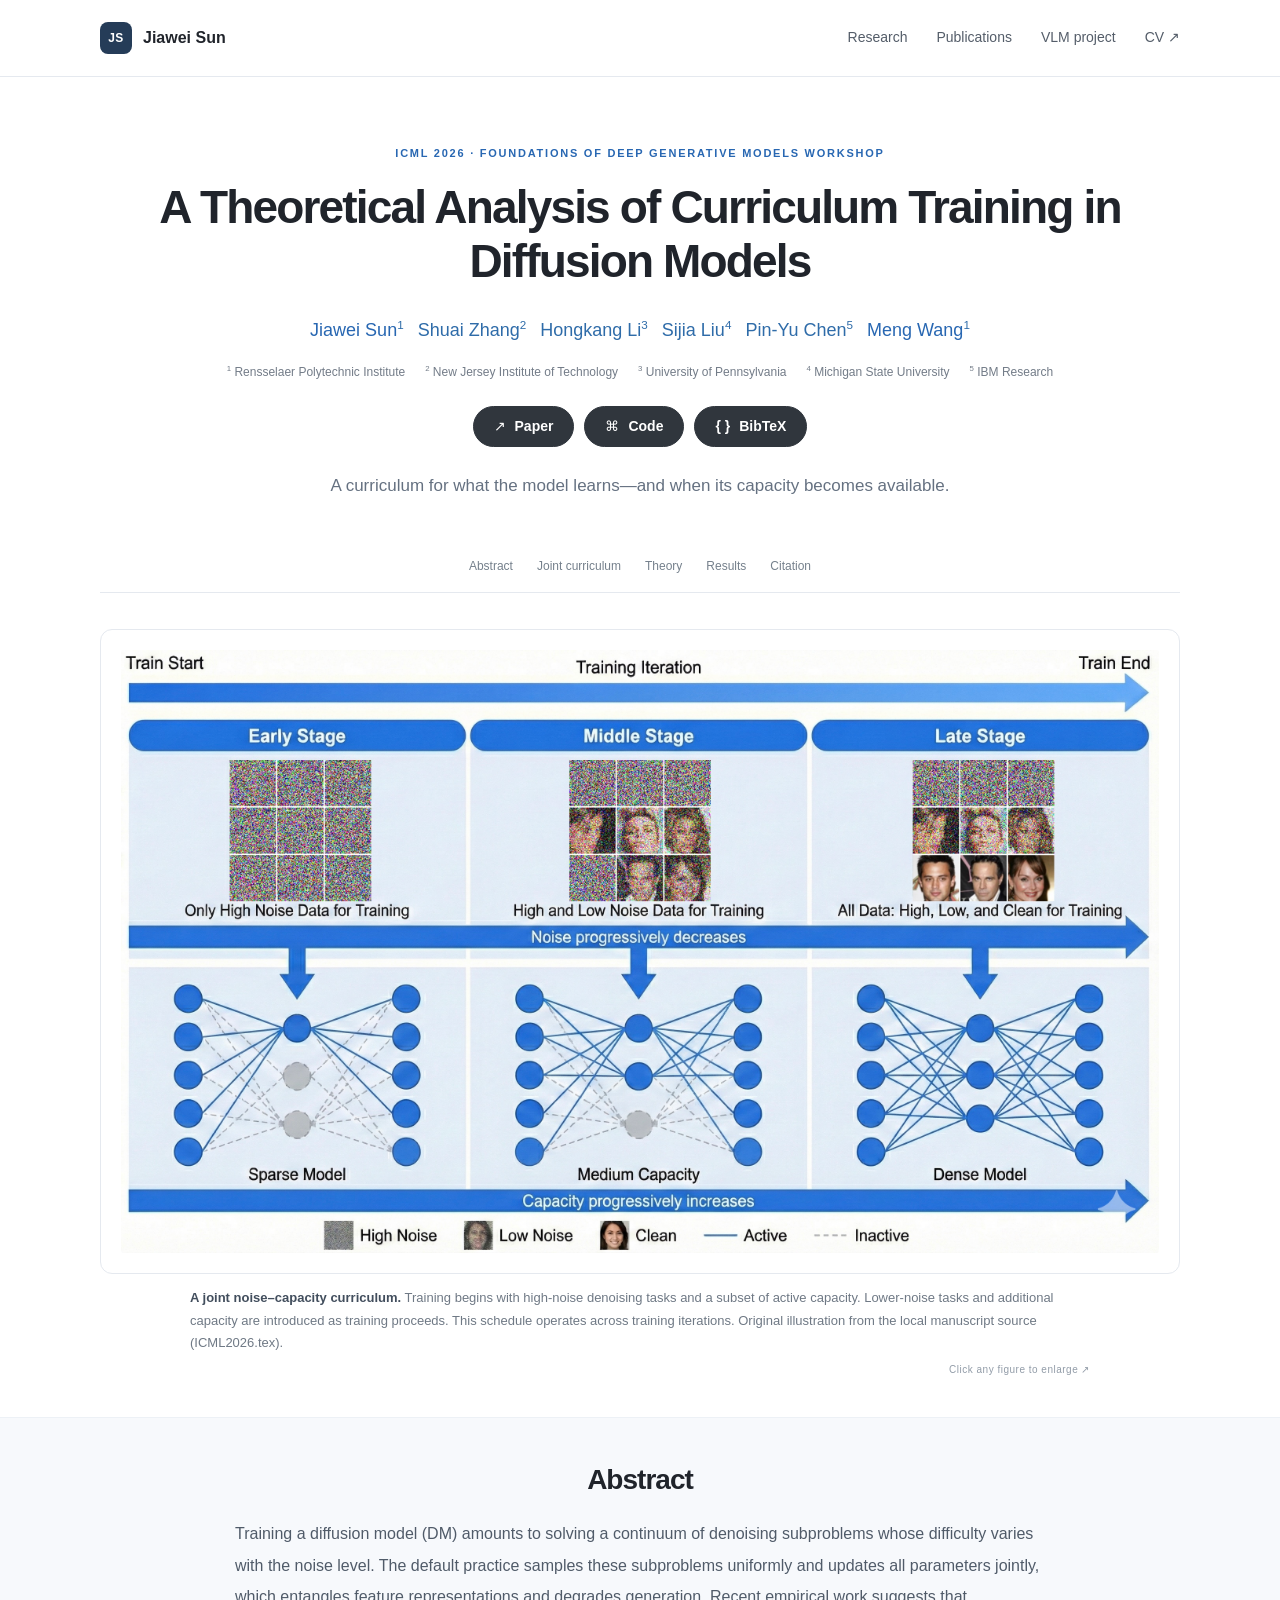
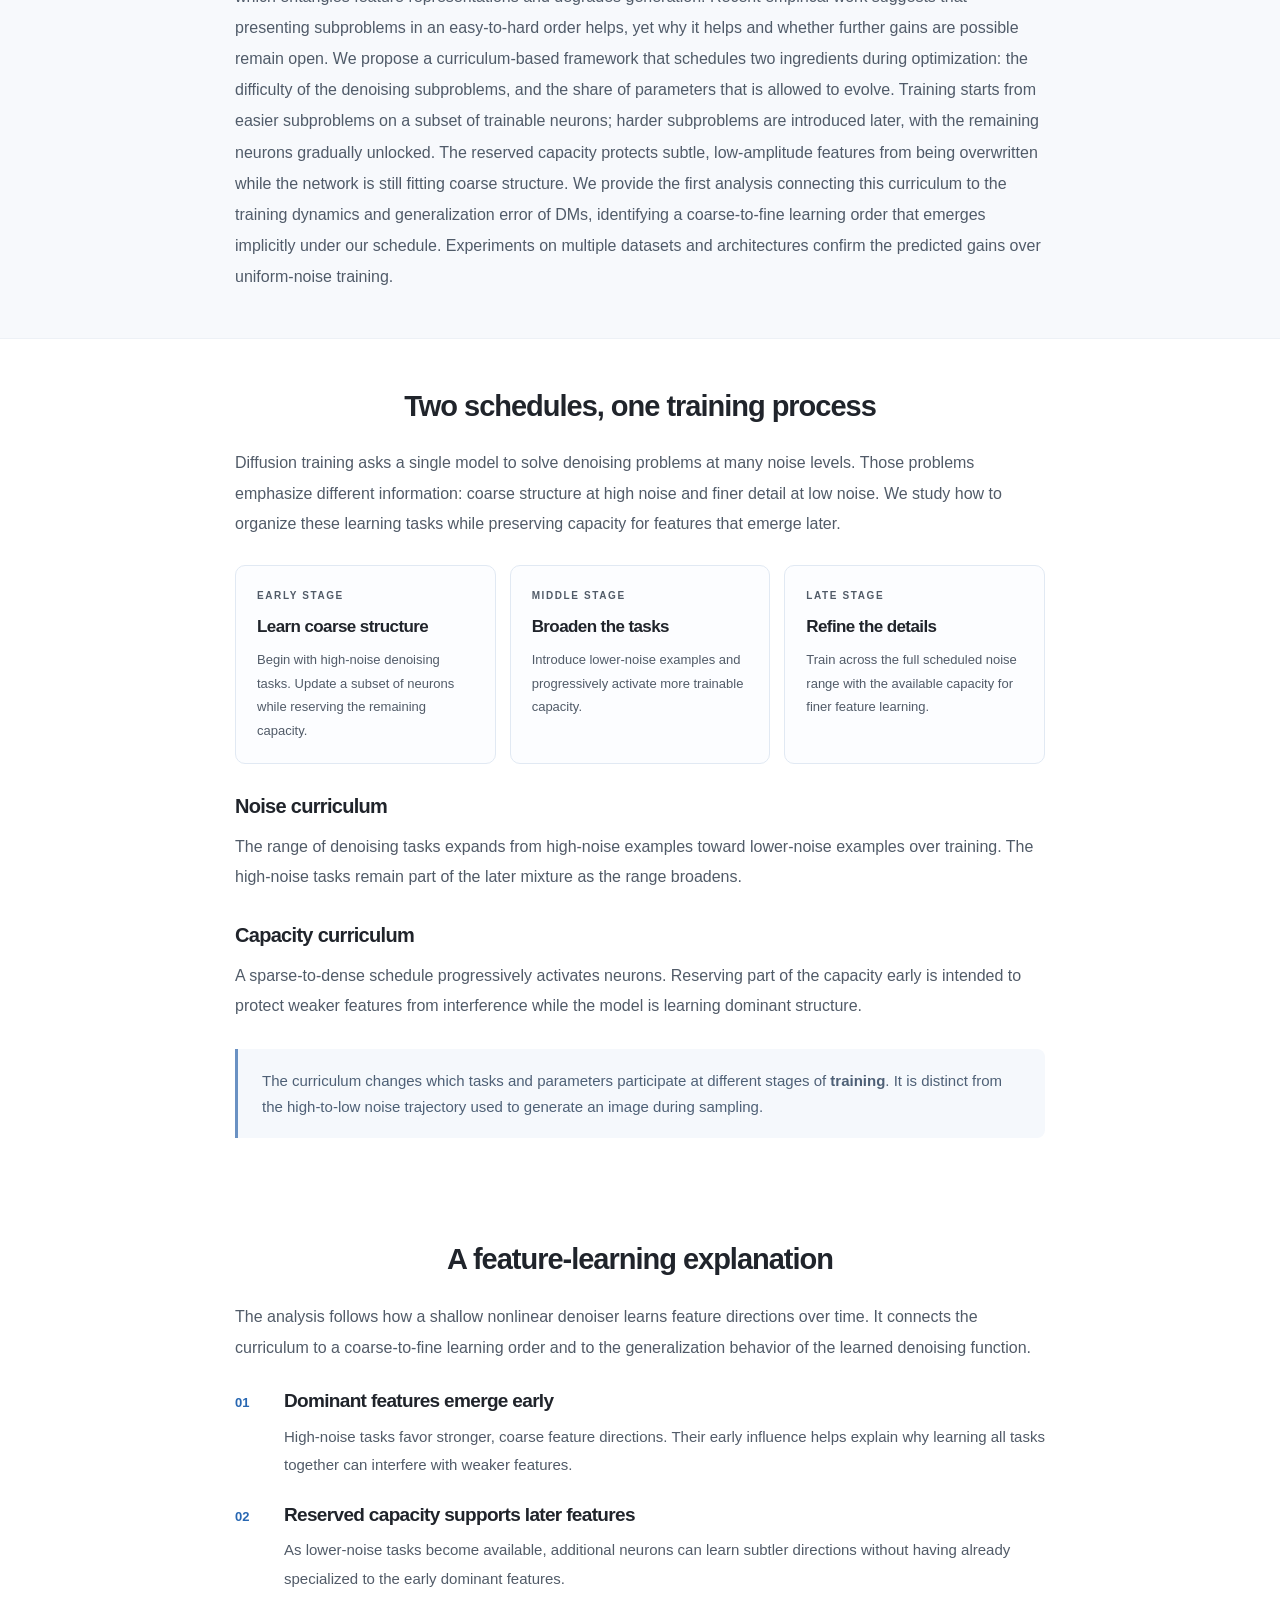
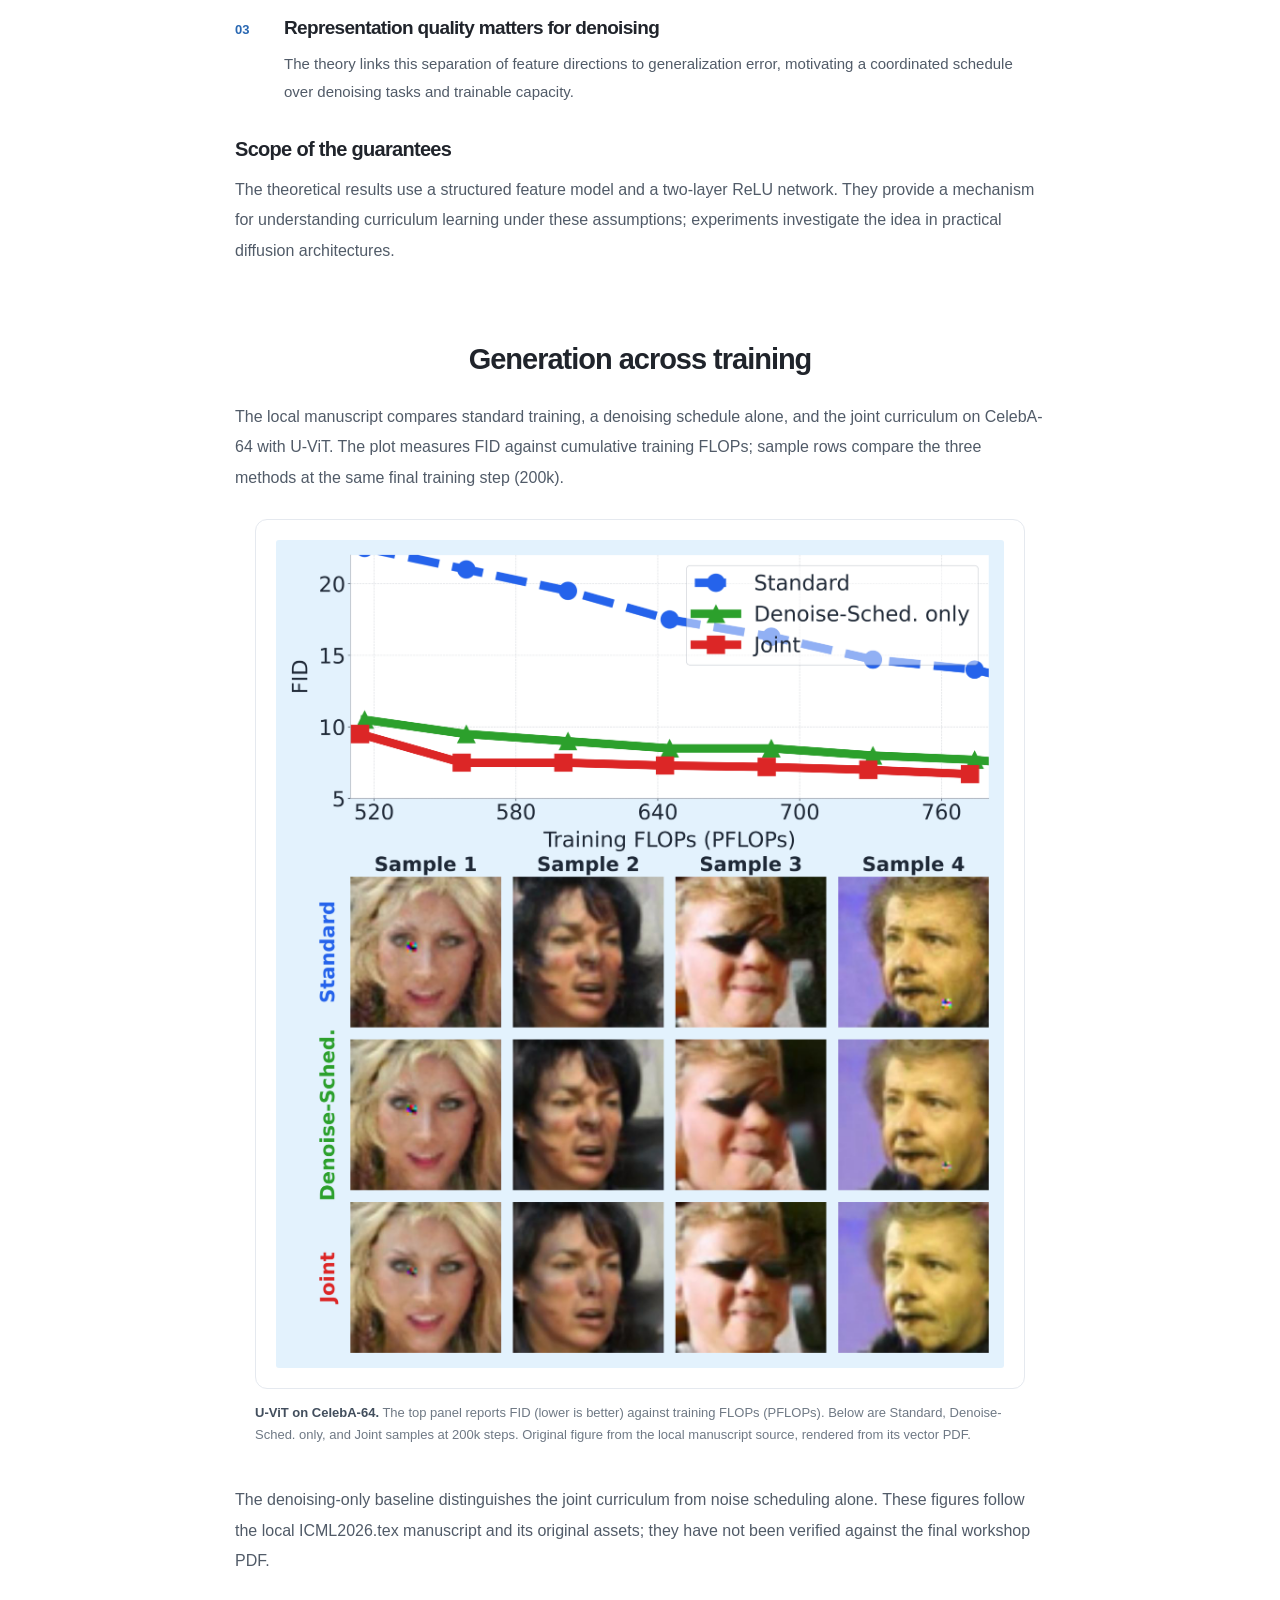
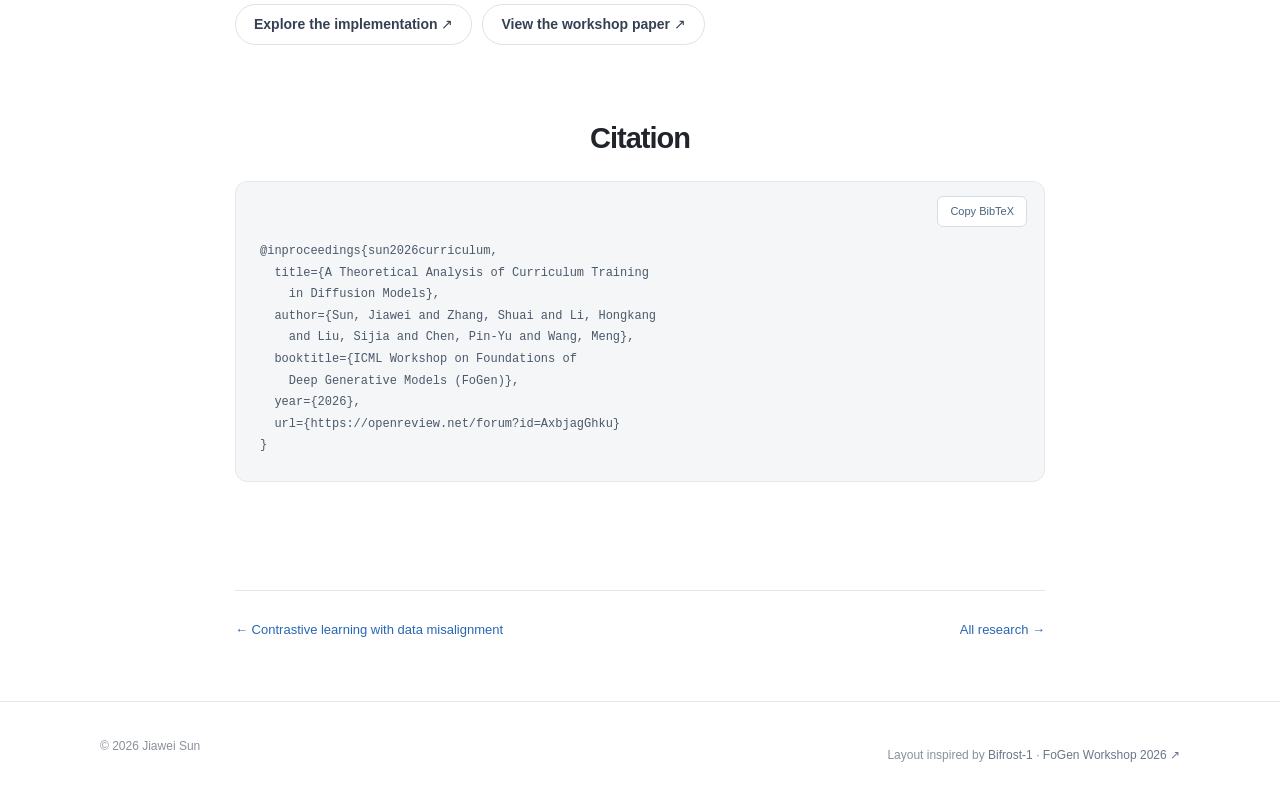
<file: projects/diffusion-curriculum/index.html>
<!doctype html>
<html lang="en"><head>
<meta charset="utf-8"><meta name="viewport" content="width=device-width,initial-scale=1"><title>Curriculum Training in Diffusion Models | Jiawei Sun</title>
<meta name="description" content="A Theoretical Analysis of Curriculum Training in Diffusion Models. Joint scheduling of denoising tasks and model capacity. ICML 2026 FoGen Workshop."><meta property="og:title" content="Curriculum Training in Diffusion Models"><meta property="og:description" content="Coordinating noise levels and trainable capacity to understand coarse-to-fine feature learning."><meta property="og:type" content="article">
<meta name="theme-color" content="#ffffff"><link rel="icon" href="../../assets/favicon.svg" type="image/svg+xml"><link rel="stylesheet" href="../../assets/css/site.css"><script defer src="../../assets/js/site.js"></script>
</head><body>
<a class="skip-link" href="#main">Skip to content</a>
<header class="site-header"><div class="container header-inner"><a class="brand" href="../../"><span class="monogram" aria-hidden="true">JS</span>Jiawei Sun</a><button class="menu-toggle" aria-expanded="false" aria-controls="navigation">Menu</button><nav class="nav" id="navigation" aria-label="Main navigation"><a href="../../#research">Research</a><a href="../../#publications">Publications</a><a href="../data-misalignment/">VLM project</a><a href="../../files/Jiawei_Sun_CV_17439ce46e48.pdf">CV ↗</a></nav></div></header>
<main id="main">
<div class="container">
  <section class="paper-hero" aria-labelledby="paper-title"><p class="eyebrow">ICML 2026 · Foundations of Deep Generative Models Workshop</p><h1 id="paper-title">A Theoretical Analysis of Curriculum Training in Diffusion Models</h1>
    <p class="authors"><span><a href="../../">Jiawei Sun</a><sup>1</sup></span><span>Shuai Zhang<sup>2</sup></span><span>Hongkang Li<sup>3</sup></span><span>Sijia Liu<sup>4</sup></span><span>Pin-Yu Chen<sup>5</sup></span><span><a href="https://sites.ecse.rpi.edu/~wang/">Meng Wang</a><sup>1</sup></span></p>
    <p class="affiliations"><span><sup>1</sup> Rensselaer Polytechnic Institute</span><span><sup>2</sup> New Jersey Institute of Technology</span><span><sup>3</sup> University of Pennsylvania</span><span><sup>4</sup> Michigan State University</span><span><sup>5</sup> IBM Research</span></p>
    <div class="button-row"><a class="button" href="https://openreview.net/pdf?id=AxbjagGhku" target="_blank" rel="noopener"><span aria-hidden="true">↗</span> Paper</a><a class="button" href="https://github.com/sun-messi/Diffusion-curriculum-sparse"><span aria-hidden="true">⌘</span> Code</a><a class="button" href="#citation"><span aria-hidden="true">{ }</span> BibTeX</a></div>
    <p class="paper-deck">A curriculum for what the model learns—and when its capacity becomes available.</p>
  </section>
  <nav class="paper-nav" aria-label="On this page"><a href="#abstract">Abstract</a><a href="#method">Joint curriculum</a><a href="#theory">Theory</a><a href="#results">Results</a><a href="#citation">Citation</a></nav>
  <figure class="paper-figure"><a class="figure-link" data-lightbox href="../../assets/images/paper-diffusion-curriculum.png"><img src="../../assets/images/paper-diffusion-curriculum.png" width="2644" height="1536" alt="Early, middle, and late training stages progressively broaden the noise range and activate more neurons" fetchpriority="high"></a><figcaption><strong>A joint noise–capacity curriculum.</strong> Training begins with high-noise denoising tasks and a subset of active capacity. Lower-noise tasks and additional capacity are introduced as training proceeds. This schedule operates across training iterations. Original illustration from the local manuscript source (ICML2026.tex).<span class="figure-hint">Click any figure to enlarge ↗</span></figcaption></figure>
</div>
<section class="abstract" id="abstract" aria-labelledby="abstract-title"><div class="paper-content"><h2 id="abstract-title">Abstract</h2><p>Training a diffusion model (DM) amounts to solving a continuum of denoising subproblems whose difficulty varies with the noise level. The default practice samples these subproblems uniformly and updates all parameters jointly, which entangles feature representations and degrades generation. Recent empirical work suggests that presenting subproblems in an easy-to-hard order helps, yet why it helps and whether further gains are possible remain open. We propose a curriculum-based framework that schedules two ingredients during optimization: the difficulty of the denoising subproblems, and the share of parameters that is allowed to evolve. Training starts from easier subproblems on a subset of trainable neurons; harder subproblems are introduced later, with the remaining neurons gradually unlocked. The reserved capacity protects subtle, low-amplitude features from being overwritten while the network is still fitting coarse structure. We provide the first analysis connecting this curriculum to the training dynamics and generalization error of DMs, identifying a coarse-to-fine learning order that emerges implicitly under our schedule. Experiments on multiple datasets and architectures confirm the predicted gains over uniform-noise training.</p></div></section>
<div class="paper-content">
  <section class="paper-section" id="method" aria-labelledby="method-title"><h2 id="method-title">Two schedules, one training process</h2><p>Diffusion training asks a single model to solve denoising problems at many noise levels. Those problems emphasize different information: coarse structure at high noise and finer detail at low noise. We study how to organize these learning tasks while preserving capacity for features that emerge later.</p>
    <div class="stages"><article class="stage"><p class="eyebrow">Early stage</p><h3>Learn coarse structure</h3><p>Begin with high-noise denoising tasks. Update a subset of neurons while reserving the remaining capacity.</p></article><article class="stage"><p class="eyebrow">Middle stage</p><h3>Broaden the tasks</h3><p>Introduce lower-noise examples and progressively activate more trainable capacity.</p></article><article class="stage"><p class="eyebrow">Late stage</p><h3>Refine the details</h3><p>Train across the full scheduled noise range with the available capacity for finer feature learning.</p></article></div>
    <h3>Noise curriculum</h3><p>The range of denoising tasks expands from high-noise examples toward lower-noise examples over training. The high-noise tasks remain part of the later mixture as the range broadens.</p>
    <h3>Capacity curriculum</h3><p>A sparse-to-dense schedule progressively activates neurons. Reserving part of the capacity early is intended to protect weaker features from interference while the model is learning dominant structure.</p>
    <aside class="callout">The curriculum changes which tasks and parameters participate at different stages of <strong>training</strong>. It is distinct from the high-to-low noise trajectory used to generate an image during sampling.</aside>
  </section>

  <section class="paper-section" id="theory" aria-labelledby="theory-title"><h2 id="theory-title">A feature-learning explanation</h2><p>The analysis follows how a shallow nonlinear denoiser learns feature directions over time. It connects the curriculum to a coarse-to-fine learning order and to the generalization behavior of the learned denoising function.</p>
    <div class="finding-list"><article class="finding"><span class="finding-number">01</span><div><h3>Dominant features emerge early</h3><p>High-noise tasks favor stronger, coarse feature directions. Their early influence helps explain why learning all tasks together can interfere with weaker features.</p></div></article><article class="finding"><span class="finding-number">02</span><div><h3>Reserved capacity supports later features</h3><p>As lower-noise tasks become available, additional neurons can learn subtler directions without having already specialized to the early dominant features.</p></div></article><article class="finding"><span class="finding-number">03</span><div><h3>Representation quality matters for denoising</h3><p>The theory links this separation of feature directions to generalization error, motivating a coordinated schedule over denoising tasks and trainable capacity.</p></div></article></div>
    <h3>Scope of the guarantees</h3><p>The theoretical results use a structured feature model and a two-layer ReLU network. They provide a mechanism for understanding curriculum learning under these assumptions; experiments investigate the idea in practical diffusion architectures.</p>
  </section>

  <section class="paper-section" id="results" aria-labelledby="results-title"><h2 id="results-title">Generation across training</h2><p>The local manuscript compares standard training, a denoising schedule alone, and the joint curriculum on CelebA-64 with U-ViT. The plot measures FID against cumulative training FLOPs; sample rows compare the three methods at the same final training step (200k).</p>
    <figure class="paper-figure result-figure" style="margin-top:26px"><a class="figure-link" data-lightbox href="../../assets/images/paper-diffusion-results.png"><img src="../../assets/images/paper-diffusion-results.png" width="3104" height="3529" alt="FID versus training FLOPs and generated face samples comparing standard training, denoising scheduling only, and joint scheduling" loading="lazy"></a><figcaption><strong>U-ViT on CelebA-64.</strong> The top panel reports FID (lower is better) against training FLOPs (PFLOPs). Below are Standard, Denoise-Sched. only, and Joint samples at 200k steps. Original figure from the local manuscript source, rendered from its vector PDF.</figcaption></figure>
    <p>The denoising-only baseline distinguishes the joint curriculum from noise scheduling alone. These figures follow the local ICML2026.tex manuscript and its original assets; they have not been verified against the final workshop PDF.</p>
    <div class="button-row"><a class="button" href="https://github.com/sun-messi/Diffusion-curriculum-sparse">Explore the implementation ↗</a><a class="button" href="https://openreview.net/forum?id=AxbjagGhku">View the workshop paper ↗</a></div>
  </section>

  <section class="paper-section citation-block" id="citation" aria-labelledby="citation-title"><h2 id="citation-title">Citation</h2><div class="citation-wrap"><button class="copy-button" data-copy="bibtex">Copy BibTeX</button><pre id="bibtex">@inproceedings{sun2026curriculum,
  title={A Theoretical Analysis of Curriculum Training
    in Diffusion Models},
  author={Sun, Jiawei and Zhang, Shuai and Li, Hongkang
    and Liu, Sijia and Chen, Pin-Yu and Wang, Meng},
  booktitle={ICML Workshop on Foundations of
    Deep Generative Models (FoGen)},
  year={2026},
  url={https://openreview.net/forum?id=AxbjagGhku}
}</pre></div><p class="copy-status" role="status" aria-live="polite"></p></section>
  <div class="related"><a href="../data-misalignment/">← Contrastive learning with data misalignment</a><a href="../../#research">All research →</a></div>
</div>
</main>
<footer class="site-footer"><div class="container footer-inner"><p>© 2026 Jiawei Sun</p><p>Layout inspired by <a href="https://bifrost-1.github.io/">Bifrost-1</a> · <a href="https://openreview.net/forum?id=AxbjagGhku">FoGen Workshop 2026 ↗</a></p></div></footer>
</body></html>
</file>
<file: assets/css/site.css>
:root{--ink:#20242b;--muted:#626b78;--blue:#2867b2;--line:#e5e9ef;--soft:#f5f8fc;--warm:#fbf8f3;--radius:18px;--width:1080px;font-family:Inter,-apple-system,BlinkMacSystemFont,"Segoe UI",Helvetica,Arial,sans-serif;color:var(--ink);background:#fff;font-synthesis:none;text-rendering:optimizeLegibility;-webkit-font-smoothing:antialiased}
*{box-sizing:border-box}html{scroll-behavior:smooth;scroll-padding-top:100px}body{margin:0;font-size:17px;line-height:1.7}a{color:var(--blue);text-decoration:none}a:hover{text-decoration:underline;text-underline-offset:4px}button{font:inherit;cursor:pointer}a,button{-webkit-tap-highlight-color:transparent}button:focus-visible,a:focus-visible,summary:focus-visible{outline:3px solid #6199e4;outline-offset:5px}img{max-width:100%;height:auto;display:block}h1,h2,h3,p,figure{margin:0}h1,h2,h3{line-height:1.2;letter-spacing:-.035em}h2{font-size:32px;font-weight:650}h3{font-size:23px;font-weight:620}p+p{margin-top:18px}sup{font-size:.65em;vertical-align:super}::selection{background:#dceaff}.container{width:min(var(--width),calc(100% - 64px));margin-inline:auto}.skip-link{position:absolute;top:-80px;left:20px;padding:10px;background:#fff;z-index:100}.skip-link:focus{top:10px}.site-header{position:sticky;top:0;z-index:20;background:rgba(255,255,255,.96);border-bottom:1px solid var(--line);backdrop-filter:blur(14px)}.header-inner{height:76px;display:flex;justify-content:space-between;align-items:center;gap:24px}.brand{display:flex;align-items:center;gap:11px;font-size:16px;font-weight:650;color:var(--ink);white-space:nowrap}.brand:hover{text-decoration:none}.monogram{background:#253c58;color:#fff;display:grid;place-items:center;width:32px;height:32px;font-size:12px;letter-spacing:.035em;border-radius:8px}.nav{display:flex;align-items:center;gap:29px;font-size:14px}.nav a{color:#545d69}.nav a:hover{color:var(--blue)}.menu-toggle{display:none;border:1px solid var(--line);background:#fff;border-radius:8px;padding:6px 12px}.eyebrow{font-size:11px;letter-spacing:.16em;text-transform:uppercase;font-weight:700;color:var(--blue)}.hero{padding:91px 0 77px;display:grid;grid-template-columns:minmax(0,1fr) 245px;gap:90px;align-items:center}.hero h1{font-size:64px;letter-spacing:-.055em;line-height:1.05;margin:17px 0 16px;font-weight:670}.chinese-name{font-size:22px;color:#8d96a2;font-weight:400;letter-spacing:.06em;margin-left:13px;white-space:nowrap}.position{font-size:18px;color:#535e6d;margin-bottom:26px}.hero-copy{max-width:675px;font-size:18px;line-height:1.8;color:#48515e}.hero-copy strong{color:#293749;font-weight:600}.portrait{aspect-ratio:1/1.15;object-fit:cover;object-position:54% 45%;border-radius:18px;width:245px}.portrait-caption{font-size:12px;color:#7b8491;margin-top:13px;text-align:center}.button-row{display:flex;flex-wrap:wrap;gap:10px;margin-top:28px}.button{display:inline-flex;align-items:center;justify-content:center;gap:9px;border:1px solid #dce2e9;border-radius:999px;padding:9px 18px;font-size:14px;font-weight:550;line-height:1.5;background:#fff;color:#354153;transition:background .16s,transform .16s}.button:hover{background:#f1f5fa;text-decoration:none;transform:translateY(-1px)}.button.primary{background:#26364b;color:#fff;border-color:#26364b}.button.primary:hover{background:#345171}.button svg{width:16px;height:16px;flex-shrink:0}.interests{display:flex;flex-wrap:wrap;gap:8px;margin-top:25px}.interests span{font-size:11px;color:#6a7482;letter-spacing:.025em}.interests span+span:before{content:"/";margin-right:8px;color:#bac1cb}.section{padding:64px 0;border-top:1px solid var(--line)}.section-heading{display:flex;align-items:baseline;justify-content:space-between;gap:24px;margin-bottom:32px}.section-heading p{font-size:14px;color:var(--muted)}.research-list{display:grid;gap:24px}.research-card{display:grid;grid-template-columns:42% minmax(0,1fr);border:1px solid var(--line);border-radius:var(--radius);overflow:hidden;transition:border-color .2s,box-shadow .2s}.research-card:hover{border-color:#b9cce4;box-shadow:0 8px 28px #1d365608}.research-image{background:#f4f7fb;display:flex;align-items:center;justify-content:center;padding:30px;min-height:270px}.research-image.diffusion{background:#f3f7fb}.research-image img{width:100%;border-radius:3px}.research-image.vlm img{padding:12px 0;background:#fff}.research-body{padding:30px 32px}.venue{display:inline-block;font-size:11px;font-weight:650;letter-spacing:.045em;background:#ecf3fc;color:#386494;padding:4px 10px;border-radius:5px;margin-bottom:13px}.venue.warm{color:#80633f;background:#f5efe4}.research-body h3{font-size:23px;line-height:1.3;margin-bottom:12px}.research-body h3 a{color:var(--ink)}.research-body p{font-size:14px;line-height:1.75;color:var(--muted)}.text-links{display:flex;gap:19px;flex-wrap:wrap;font-size:13px;font-weight:600;margin-top:18px}.text-links a{display:inline-flex;align-items:center;gap:5px}.pub-list{display:grid}.publication{display:grid;grid-template-columns:64px minmax(0,1fr);gap:26px;padding:25px 0;border-bottom:1px solid var(--line)}.publication:first-child{padding-top:0}.publication:last-child{border-bottom:0;padding-bottom:0}.pub-year{font-size:13px;color:#7a8491;padding-top:4px;font-variant-numeric:tabular-nums}.pub-title{font-size:17px;line-height:1.55;font-weight:600;color:var(--ink);letter-spacing:-.01em}.pub-authors{font-size:13px;color:var(--muted);margin-top:7px}.pub-authors strong{font-weight:650;color:#3b4654}.pub-venue{font-size:13px;color:#596a7c;margin-top:4px}.publication .text-links{margin-top:10px;font-size:12px;gap:18px}.background-grid{display:grid;grid-template-columns:1fr 1fr;gap:80px}.background-grid h2{font-size:27px;margin-bottom:28px}.timeline{display:grid;gap:25px}.timeline .date{font-size:11px;color:#7b8591;letter-spacing:.04em}.timeline h3{font-size:16px;letter-spacing:-.015em;margin-top:5px;line-height:1.45}.timeline p{font-size:13px;color:var(--muted);margin-top:4px}.honors{margin-top:40px}.honors h3{font-size:18px;margin-bottom:18px}.honor{font-size:13px;color:var(--muted);padding:7px 0}.honor span{display:inline-block;color:#939ba7;font-size:11px;width:45px}.contact{padding:34px 38px;background:var(--soft);border:1px solid #e6edf6;border-radius:var(--radius);display:flex;align-items:center;justify-content:space-between;gap:30px;margin-bottom:66px}.contact h2{font-size:25px}.contact p{font-size:14px;color:var(--muted);margin-top:8px}.contact .button-row{margin-top:0;flex-shrink:0}.site-footer{border-top:1px solid var(--line);padding:25px 0 30px;font-size:12px;color:#89919c}.footer-inner{display:flex;justify-content:space-between;align-items:center;gap:20px}.footer-inner a{color:#6a7789}.footer-links{display:flex;gap:20px}.paper-hero{text-align:center;padding:67px 0 39px;max-width:1050px;margin:auto}.paper-hero h1{font-size:46px;line-height:1.17;letter-spacing:-.04em;font-weight:660;margin:18px auto 25px;max-width:1020px}.paper-hero .short-title{display:block}.authors{font-size:18px;line-height:1.9;color:#2f6ca9}.authors span{display:inline-block;margin:0 7px}.affiliations{color:#737c88;font-size:12px;line-height:1.85;margin:13px auto 0;max-width:850px}.affiliations span{display:inline-block;margin:0 10px}.paper-hero .button-row{justify-content:center;margin-top:23px}.paper-hero .button{background:#30363d;border-color:#30363d;color:#fff;padding:9px 20px}.paper-hero .button:hover{background:#4a5666}.paper-deck{max-width:750px;margin:25px auto 0;font-size:17px;line-height:1.7;color:#657181}.paper-nav{display:flex;justify-content:center;flex-wrap:wrap;gap:24px;font-size:12px;margin:0 0 36px;padding:16px 0;border-bottom:1px solid var(--line)}.paper-nav a{color:#75808c}.paper-figure{margin:0 auto 38px}.paper-figure .figure-link{display:block;cursor:zoom-in;padding:20px;background:#fff;border:1px solid var(--line);border-radius:12px}.paper-figure .figure-link:hover{border-color:#a6beda}.paper-figure img{width:100%;border-radius:3px}.paper-figure figcaption{font-size:13px;line-height:1.75;color:#6f7985;margin:13px auto 0;max-width:900px}.paper-figure figcaption strong{color:#424e5d}.figure-hint{display:block;text-align:right;font-size:10px;letter-spacing:.05em;color:#929ca8;margin-top:6px}.paper-figure.compact{max-width:790px}.paper-content{max-width:810px;margin:auto}.paper-section{padding:38px 0}.paper-section h2{font-size:29px;text-align:center;margin-bottom:25px}.paper-section h3{font-size:20px;line-height:1.4;margin:28px 0 12px}.paper-section p{font-size:16px;line-height:1.9;color:#515b68}.abstract{background:#f7f9fc;border-top:1px solid #edf1f6;border-bottom:1px solid #edf1f6;padding:45px 0;margin:20px 0 12px}.abstract h2{text-align:center;font-size:28px;margin-bottom:22px}.abstract p{font-size:16px;line-height:1.95;color:#505b69}.finding-list{display:grid;gap:22px;margin-top:25px}.finding{display:grid;grid-template-columns:35px minmax(0,1fr);gap:14px}.finding-number{font-size:13px;color:var(--blue);font-weight:650;line-height:2.3}.finding h3{margin:0 0 8px;font-size:19px}.finding p{font-size:15px}.callout{background:var(--soft);border-left:3px solid #6a91c3;border-radius:0 8px 8px 0;padding:19px 24px;margin:28px 0;font-size:15px;color:#4e6076}.figure-pair{display:grid;grid-template-columns:1fr 1fr;gap:22px;margin:28px 0}.figure-pair .paper-figure{margin-bottom:0}.figure-pair .figure-link{padding:10px}.figure-pair figcaption{font-size:12px}.stages{display:grid;grid-template-columns:repeat(3,1fr);gap:14px;margin:25px 0}.stage{border:1px solid #e1e9f3;border-radius:10px;padding:21px;background:#fcfdff}.stage .eyebrow{font-size:10px}.stage h3{font-size:17px;margin:10px 0}.stage p{font-size:13px;line-height:1.8}.paper-wide{max-width:960px;margin-inline:auto}.result-figure{max-width:770px}.citation-wrap{position:relative;background:#f4f6f8;border:1px solid var(--line);border-radius:12px;padding:24px;margin-top:22px}.citation-wrap pre{margin:35px 0 0;white-space:pre-wrap;overflow-wrap:anywhere;font:12px/1.8 ui-monospace,SFMono-Regular,Menlo,monospace;color:#4b596a}.copy-button{position:absolute;right:17px;top:14px;border:1px solid #d5dde7;background:#fff;border-radius:6px;padding:5px 12px;font-size:11px;color:#4a617e}.copy-status{font-size:12px;color:var(--muted);min-height:22px;margin-top:8px}.related{display:flex;justify-content:space-between;gap:25px;margin:40px 0 60px;padding-top:28px;border-top:1px solid var(--line);font-size:13px}.related a{max-width:50%}.related a:last-child{text-align:right}.lightbox{border:0;border-radius:14px;padding:48px 18px 18px;max-width:min(96vw,1600px);max-height:94vh;background:#fff;box-shadow:0 24px 100px #0004}.lightbox::backdrop{background:#17202ad9}.lightbox img{max-height:calc(90vh - 75px);max-width:100%;object-fit:contain;margin:auto}.lightbox-close{position:absolute;right:15px;top:10px;background:#f0f3f7;border:0;border-radius:6px;padding:5px 12px;font-size:13px;color:#455364}.not-found{min-height:65vh;display:grid;align-content:center;justify-items:center;gap:20px}.not-found h1{font-size:64px}.site-header .nav a[aria-current=page]{color:var(--blue)}
@media(min-width:1400px){.hero{padding-top:110px;padding-bottom:95px}}
@media(max-width:900px){.hero{gap:40px;grid-template-columns:minmax(0,1fr) 195px}.portrait{width:195px}.hero h1{font-size:50px}.chinese-name{font-size:18px;margin-left:8px}.hero-copy{font-size:16px}.research-body{padding:24px}.research-body h3{font-size:20px}.research-image{padding:20px}.background-grid{gap:40px}.paper-hero h1{font-size:38px}.contact{padding:28px}.paper-content{width:min(810px,calc(100% - 64px))}}
@media(max-width:640px){body{font-size:16px}.container{width:calc(100% - 38px)}.header-inner{height:65px}.menu-toggle{display:block;font-size:12px}.nav{display:none;position:absolute;top:64px;left:0;right:0;background:#fff;border-bottom:1px solid var(--line);padding:20px;flex-direction:column;gap:17px;align-items:stretch;text-align:center}.nav.is-open{display:flex}.hero{padding:44px 0 42px;grid-template-columns:1fr;gap:30px}.hero-text{order:2}.hero-photo{order:1;display:flex;align-items:center;gap:18px}.portrait{width:100px;aspect-ratio:1;object-position:center 36%;border-radius:14px}.portrait-caption{margin:0;text-align:left;max-width:170px;font-size:12px;line-height:1.65}.hero h1{font-size:46px;margin:12px 0}.chinese-name{font-size:18px}.position{font-size:15px;margin-bottom:20px}.hero-copy{font-size:16px;line-height:1.85}.button-row{gap:8px;margin-top:22px}.button{font-size:12px;padding:8px 14px}.interests{margin-top:20px;gap:6px}.interests span{font-size:10px}.section{padding:40px 0}.section-heading{display:block;margin-bottom:24px}.section-heading p{margin-top:10px;font-size:12px}h2{font-size:27px}.research-card{grid-template-columns:1fr}.research-image{min-height:unset;padding:27px 24px}.research-image.vlm{padding-top:40px;padding-bottom:40px}.research-body{padding:23px}.research-body h3{font-size:21px}.research-body p{font-size:14px}.publication{grid-template-columns:1fr;gap:7px;padding:24px 0}.pub-year{padding:0}.pub-title{font-size:16px}.pub-authors{font-size:12px}.background-grid{grid-template-columns:1fr;gap:38px}.background-grid h2{font-size:25px}.contact{display:block;padding:25px;margin-bottom:40px}.contact .button-row{margin-top:20px}.footer-inner{align-items:flex-start;flex-direction:column;gap:10px;font-size:11px}.paper-hero{padding:38px 0 25px}.paper-hero h1{font-size:32px;line-height:1.2;margin:15px 0 23px}.authors{font-size:15px}.authors span{margin:0 4px}.affiliations{font-size:11px}.paper-deck{font-size:15px}.paper-nav{gap:16px;font-size:11px;margin-bottom:23px;padding:12px 0}.paper-figure .figure-link{padding:10px;border-radius:8px}.paper-figure figcaption{font-size:12px}.paper-content{width:calc(100% - 38px)}.paper-section{padding:28px 0}.paper-section h2{font-size:25px}.paper-section p,.abstract p{font-size:15px}.abstract{padding:32px 0}.abstract h2{font-size:25px}.stages{grid-template-columns:1fr;gap:10px}.stage{padding:18px}.figure-pair{grid-template-columns:1fr;gap:27px}.finding{grid-template-columns:25px 1fr;gap:9px}.finding h3{font-size:18px}.citation-wrap{padding:18px}.citation-wrap pre{font-size:11px}.related{font-size:12px;line-height:1.6;margin-bottom:35px}.callout{padding:17px;font-size:14px}}
@media(prefers-reduced-motion:reduce){html{scroll-behavior:auto}*{transition:none!important}}
@media print{.site-header,.button-row,.paper-nav,.copy-button,.related,.figure-hint{display:none}.container,.paper-content{width:100%;max-width:none}.hero{padding:20px 0}.section,.paper-section{break-inside:avoid;padding:20px 0}.paper-figure{break-inside:avoid}.site-footer{margin-top:20px}.paper-hero h1{font-size:32px}.hero h1{font-size:40px}a{color:inherit}.research-card{break-inside:avoid}.abstract{background:#fff}}
</file>
<file: assets/css/home-dark.css>
/* Homepage-only dark palette. Research figures retain their original pixels. */
@media screen {
  :root { color-scheme:dark; --ink:#edf0f5; --muted:#b1bac8; --blue:#95baf0; --line:#303843; --soft:#1a2330; --warm:#29251f; background:#101318; }
  body { background:#101318; color:var(--ink); }
  ::selection { background:#35567c; color:#fff; }
  .site-header { background:rgba(16,19,24,.95); }
  .monogram { background:#2a4262; color:#edf3ff; }
  .nav a,.position,.hero-copy { color:#bac4d2; }
  .nav a:hover { color:#c3d9fb; }
  .hero-copy strong,.pub-authors strong { color:#edf0f5; }
  .chinese-name,.portrait-caption,.interests span,.pub-year,.timeline .date,.honor span,.site-footer,.footer-inner a { color:#a3afbf; }
  .portrait { border:1px solid #384352; box-shadow:0 16px 45px #0003; }
  .button,.menu-toggle { background:#1b222c; color:#dae5f6; border-color:#3b4859; }
  .button:hover { background:#29364a; }
  .button.primary { background:#a9c8f1; border-color:#a9c8f1; color:#142137; }
  .button.primary:hover { background:#c0d8f8; }
  .research-card { background:#171d25; }
  .research-card:hover { border-color:#5e789b; box-shadow:0 8px 28px #0003; }
  .research-image,.research-image.diffusion { background:#202a36; }
  .venue { background:#263b55; color:#b7d6ff; }
  .venue.warm { background:#393125; color:#e2cba6; }
  .pub-venue { color:#aec1db; }
  .contact { border-color:#354459; }
  .callout { color:#c2d3ea; border-color:#8aafe0; }
  .paper-figure .figure-link { background:#202832; border-color:#3d4959; }
  .paper-figure .figure-link:hover { border-color:#8aafe0; }
  .paper-figure img { background:#fff; }
  .paper-figure figcaption { color:#b1bac8; }
  .paper-figure figcaption strong { color:#e1e8f2; }
  summary { color:#a9c8f1; cursor:pointer; }
  .lightbox { background:#1b222c; }
  .lightbox-close { background:#344257; color:#edf0f5; }
  .skip-link { background:#22334a; color:#dceaff; }
  @media(max-width:640px) { .nav { background:#171d25; } }
}
</file>
